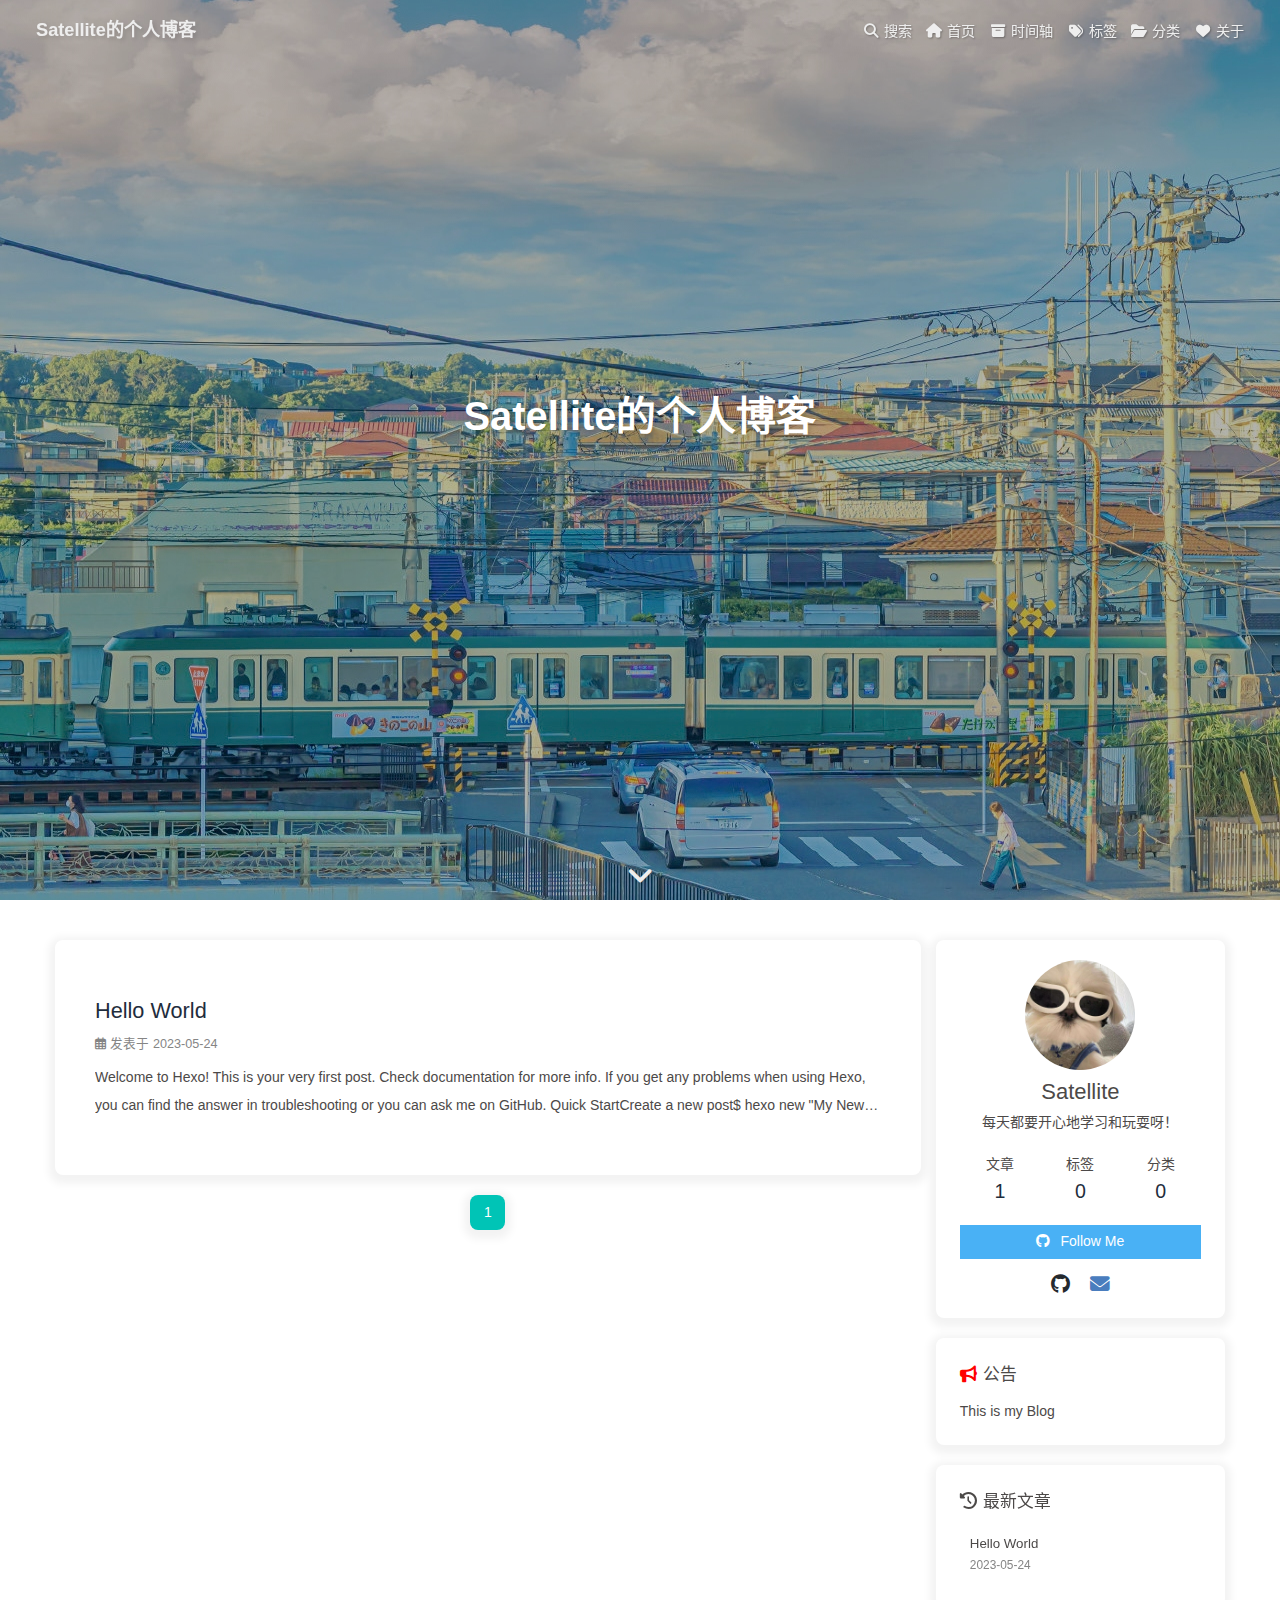
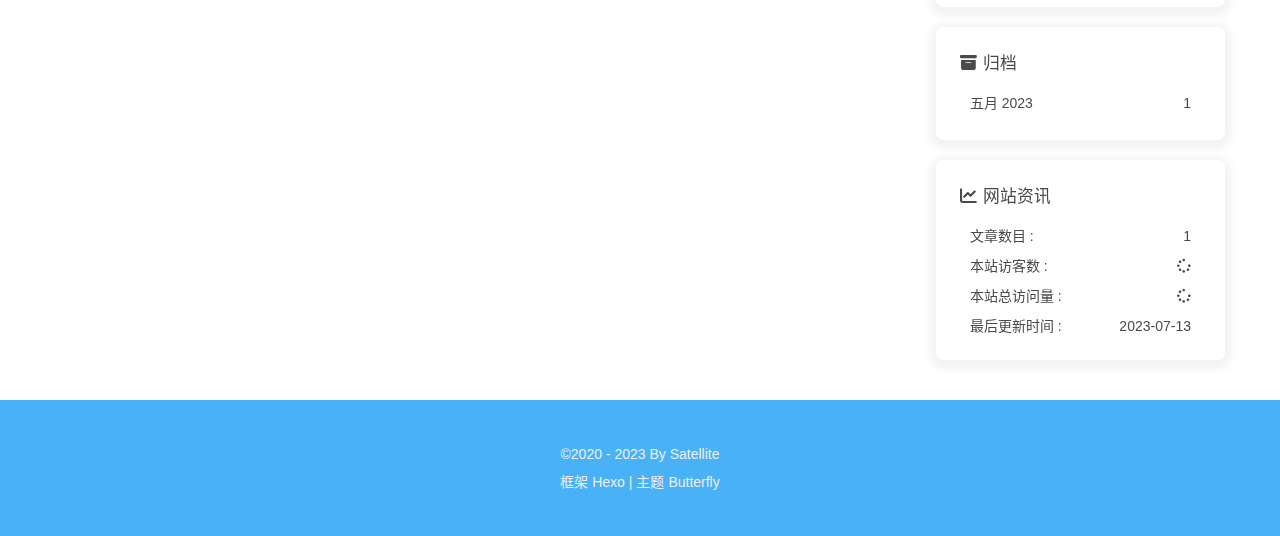
<file: index.html>
<!DOCTYPE html><html lang="zh-CN" data-theme="light"><head><meta charset="UTF-8"><meta http-equiv="X-UA-Compatible" content="IE=edge"><meta name="viewport" content="width=device-width, initial-scale=1.0,viewport-fit=cover"><title>Satellite的个人博客</title><meta name="author" content="Satellite"><meta name="copyright" content="Satellite"><meta name="format-detection" content="telephone=no"><meta name="theme-color" content="#ffffff"><meta name="description" content="每天都要开心地学习和玩耍呀！">
<meta property="og:type" content="website">
<meta property="og:title" content="Satellite的个人博客">
<meta property="og:url" content="http://example.com/index.html">
<meta property="og:site_name" content="Satellite的个人博客">
<meta property="og:description" content="每天都要开心地学习和玩耍呀！">
<meta property="og:locale" content="zh_CN">
<meta property="og:image" content="http://example.com/img/avatar.png">
<meta property="article:author" content="Satellite">
<meta name="twitter:card" content="summary">
<meta name="twitter:image" content="http://example.com/img/avatar.png"><link rel="shortcut icon" href="/img/favicon.png"><link rel="canonical" href="http://example.com/index.html"><link rel="preconnect" href="//cdn.jsdelivr.net"/><link rel="preconnect" href="//busuanzi.ibruce.info"/><link rel="stylesheet" href="/css/index.css"><link rel="stylesheet" href="/pluginsSrc/@fortawesome/fontawesome-free/css/all.min.css" media="print" onload="this.media='all'"><link rel="stylesheet" href="/pluginsSrc/@fancyapps/ui/dist/fancybox/fancybox.css" media="print" onload="this.media='all'"><script>const GLOBAL_CONFIG = {
  root: '/',
  algolia: undefined,
  localSearch: {"path":"/search.xml","preload":false,"top_n_per_article":1,"unescape":false,"languages":{"hits_empty":"找不到您查询的内容：${query}","hits_stats":"共找到 ${hits} 篇文章"}},
  translate: undefined,
  noticeOutdate: undefined,
  highlight: {"plugin":"highlighjs","highlightCopy":true,"highlightLang":true,"highlightHeightLimit":false},
  copy: {
    success: '复制成功',
    error: '复制错误',
    noSupport: '浏览器不支持'
  },
  relativeDate: {
    homepage: false,
    post: false
  },
  runtime: '',
  dateSuffix: {
    just: '刚刚',
    min: '分钟前',
    hour: '小时前',
    day: '天前',
    month: '个月前'
  },
  copyright: undefined,
  lightbox: 'fancybox',
  Snackbar: undefined,
  source: {
    justifiedGallery: {
      js: '/pluginsSrc/flickr-justified-gallery/dist/fjGallery.min.js',
      css: '/pluginsSrc/flickr-justified-gallery/dist/fjGallery.css'
    }
  },
  isPhotoFigcaption: false,
  islazyload: false,
  isAnchor: false,
  percent: {
    toc: true,
    rightside: false,
  },
  autoDarkmode: false
}</script><script id="config-diff">var GLOBAL_CONFIG_SITE = {
  title: 'Satellite的个人博客',
  isPost: false,
  isHome: true,
  isHighlightShrink: false,
  isToc: false,
  postUpdate: '2023-07-13 23:59:43'
}</script><noscript><style type="text/css">
  #nav {
    opacity: 1
  }
  .justified-gallery img {
    opacity: 1
  }

  #recent-posts time,
  #post-meta time {
    display: inline !important
  }
</style></noscript><script>(win=>{
    win.saveToLocal = {
      set: function setWithExpiry(key, value, ttl) {
        if (ttl === 0) return
        const now = new Date()
        const expiryDay = ttl * 86400000
        const item = {
          value: value,
          expiry: now.getTime() + expiryDay,
        }
        localStorage.setItem(key, JSON.stringify(item))
      },

      get: function getWithExpiry(key) {
        const itemStr = localStorage.getItem(key)

        if (!itemStr) {
          return undefined
        }
        const item = JSON.parse(itemStr)
        const now = new Date()

        if (now.getTime() > item.expiry) {
          localStorage.removeItem(key)
          return undefined
        }
        return item.value
      }
    }
  
    win.getScript = url => new Promise((resolve, reject) => {
      const script = document.createElement('script')
      script.src = url
      script.async = true
      script.onerror = reject
      script.onload = script.onreadystatechange = function() {
        const loadState = this.readyState
        if (loadState && loadState !== 'loaded' && loadState !== 'complete') return
        script.onload = script.onreadystatechange = null
        resolve()
      }
      document.head.appendChild(script)
    })
  
    win.getCSS = (url,id = false) => new Promise((resolve, reject) => {
      const link = document.createElement('link')
      link.rel = 'stylesheet'
      link.href = url
      if (id) link.id = id
      link.onerror = reject
      link.onload = link.onreadystatechange = function() {
        const loadState = this.readyState
        if (loadState && loadState !== 'loaded' && loadState !== 'complete') return
        link.onload = link.onreadystatechange = null
        resolve()
      }
      document.head.appendChild(link)
    })
  
      win.activateDarkMode = function () {
        document.documentElement.setAttribute('data-theme', 'dark')
        if (document.querySelector('meta[name="theme-color"]') !== null) {
          document.querySelector('meta[name="theme-color"]').setAttribute('content', '#0d0d0d')
        }
      }
      win.activateLightMode = function () {
        document.documentElement.setAttribute('data-theme', 'light')
        if (document.querySelector('meta[name="theme-color"]') !== null) {
          document.querySelector('meta[name="theme-color"]').setAttribute('content', '#ffffff')
        }
      }
      const t = saveToLocal.get('theme')
    
          if (t === 'dark') activateDarkMode()
          else if (t === 'light') activateLightMode()
        
      const asideStatus = saveToLocal.get('aside-status')
      if (asideStatus !== undefined) {
        if (asideStatus === 'hide') {
          document.documentElement.classList.add('hide-aside')
        } else {
          document.documentElement.classList.remove('hide-aside')
        }
      }
    
    const detectApple = () => {
      if(/iPad|iPhone|iPod|Macintosh/.test(navigator.userAgent)){
        document.documentElement.classList.add('apple')
      }
    }
    detectApple()
    })(window)</script><meta name="generator" content="Hexo 6.3.0"></head><body><div id="sidebar"><div id="menu-mask"></div><div id="sidebar-menus"><div class="avatar-img is-center"><img src="/img/avatar.png" onerror="onerror=null;src='/img/friend_404.gif'" alt="avatar"/></div><div class="sidebar-site-data site-data is-center"><a href="/archives/"><div class="headline">文章</div><div class="length-num">1</div></a><a href="/tags/"><div class="headline">标签</div><div class="length-num">0</div></a><a href="/categories/"><div class="headline">分类</div><div class="length-num">0</div></a></div><hr class="custom-hr"/><div class="menus_items"><div class="menus_item"><a class="site-page" href="/"><i class="fa-fw fas fa-home"></i><span> 首页</span></a></div><div class="menus_item"><a class="site-page" href="/archives/"><i class="fa-fw fas fa-archive"></i><span> 时间轴</span></a></div><div class="menus_item"><a class="site-page" href="/tags/"><i class="fa-fw fas fa-tags"></i><span> 标签</span></a></div><div class="menus_item"><a class="site-page" href="/categories/"><i class="fa-fw fas fa-folder-open"></i><span> 分类</span></a></div><div class="menus_item"><a class="site-page" href="/about/"><i class="fa-fw fas fa-heart"></i><span> 关于</span></a></div></div></div></div><div class="page" id="body-wrap"><header class="full_page" id="page-header" style="background-image: url('/img/top_img.jpg')"><nav id="nav"><span id="blog-info"><a href="/" title="Satellite的个人博客"><span class="site-name">Satellite的个人博客</span></a></span><div id="menus"><div id="search-button"><a class="site-page social-icon search" href="javascript:void(0);"><i class="fas fa-search fa-fw"></i><span> 搜索</span></a></div><div class="menus_items"><div class="menus_item"><a class="site-page" href="/"><i class="fa-fw fas fa-home"></i><span> 首页</span></a></div><div class="menus_item"><a class="site-page" href="/archives/"><i class="fa-fw fas fa-archive"></i><span> 时间轴</span></a></div><div class="menus_item"><a class="site-page" href="/tags/"><i class="fa-fw fas fa-tags"></i><span> 标签</span></a></div><div class="menus_item"><a class="site-page" href="/categories/"><i class="fa-fw fas fa-folder-open"></i><span> 分类</span></a></div><div class="menus_item"><a class="site-page" href="/about/"><i class="fa-fw fas fa-heart"></i><span> 关于</span></a></div></div><div id="toggle-menu"><a class="site-page" href="javascript:void(0);"><i class="fas fa-bars fa-fw"></i></a></div></div></nav><div id="site-info"><h1 id="site-title">Satellite的个人博客</h1><div id="site_social_icons"><a class="social-icon" href="https://github.com/XIAOKAF" target="_blank" title="Github"><i class="fab fa-github" style="color: #24292e;"></i></a><a class="social-icon" href="mailto:satellitelee021231@gmail.com" target="_blank" title="Email"><i class="fas fa-envelope" style="color: #4a7dbe;"></i></a></div></div><div id="scroll-down"><i class="fas fa-angle-down scroll-down-effects"></i></div></header><main class="layout" id="content-inner"><div class="recent-posts" id="recent-posts"><div class="recent-post-item"><div class="recent-post-info no-cover"><a class="article-title" href="/2023/05/24/hello-world/" title="Hello World">Hello World</a><div class="article-meta-wrap"><span class="post-meta-date"><i class="far fa-calendar-alt"></i><span class="article-meta-label">发表于</span><time datetime="2023-05-24T13:47:46.010Z" title="发表于 2023-05-24 21:47:46">2023-05-24</time></span></div><div class="content">Welcome to Hexo! This is your very first post. Check documentation for more info. If you get any problems when using Hexo, you can find the answer in troubleshooting or you can ask me on GitHub.
Quick StartCreate a new post$ hexo new &quot;My New Post&quot;

More info: Writing
Run server$ hexo server

More info: Server
Generate static files$ hexo generate

More info: Generating
Deploy to remote sites$ hexo deploy

More info: Deployment
</div></div></div><nav id="pagination"><div class="pagination"><span class="page-number current">1</span></div></nav></div><div class="aside-content" id="aside-content"><div class="card-widget card-info"><div class="is-center"><div class="avatar-img"><img src="/img/avatar.png" onerror="this.onerror=null;this.src='/img/friend_404.gif'" alt="avatar"/></div><div class="author-info__name">Satellite</div><div class="author-info__description">每天都要开心地学习和玩耍呀！</div></div><div class="card-info-data site-data is-center"><a href="/archives/"><div class="headline">文章</div><div class="length-num">1</div></a><a href="/tags/"><div class="headline">标签</div><div class="length-num">0</div></a><a href="/categories/"><div class="headline">分类</div><div class="length-num">0</div></a></div><a id="card-info-btn" target="_blank" rel="noopener" href="https://github.com/xxxxxx"><i class="fab fa-github"></i><span>Follow Me</span></a><div class="card-info-social-icons is-center"><a class="social-icon" href="https://github.com/XIAOKAF" target="_blank" title="Github"><i class="fab fa-github" style="color: #24292e;"></i></a><a class="social-icon" href="mailto:satellitelee021231@gmail.com" target="_blank" title="Email"><i class="fas fa-envelope" style="color: #4a7dbe;"></i></a></div></div><div class="card-widget card-announcement"><div class="item-headline"><i class="fas fa-bullhorn fa-shake"></i><span>公告</span></div><div class="announcement_content">This is my Blog</div></div><div class="sticky_layout"><div class="card-widget card-recent-post"><div class="item-headline"><i class="fas fa-history"></i><span>最新文章</span></div><div class="aside-list"><div class="aside-list-item no-cover"><div class="content"><a class="title" href="/2023/05/24/hello-world/" title="Hello World">Hello World</a><time datetime="2023-05-24T13:47:46.010Z" title="发表于 2023-05-24 21:47:46">2023-05-24</time></div></div></div></div><div class="card-widget card-archives"><div class="item-headline"><i class="fas fa-archive"></i><span>归档</span></div><ul class="card-archive-list"><li class="card-archive-list-item"><a class="card-archive-list-link" href="/archives/2023/05/"><span class="card-archive-list-date">五月 2023</span><span class="card-archive-list-count">1</span></a></li></ul></div><div class="card-widget card-webinfo"><div class="item-headline"><i class="fas fa-chart-line"></i><span>网站资讯</span></div><div class="webinfo"><div class="webinfo-item"><div class="item-name">文章数目 :</div><div class="item-count">1</div></div><div class="webinfo-item"><div class="item-name">本站访客数 :</div><div class="item-count" id="busuanzi_value_site_uv"><i class="fa-solid fa-spinner fa-spin"></i></div></div><div class="webinfo-item"><div class="item-name">本站总访问量 :</div><div class="item-count" id="busuanzi_value_site_pv"><i class="fa-solid fa-spinner fa-spin"></i></div></div><div class="webinfo-item"><div class="item-name">最后更新时间 :</div><div class="item-count" id="last-push-date" data-lastPushDate="2023-07-13T15:59:43.239Z"><i class="fa-solid fa-spinner fa-spin"></i></div></div></div></div></div></div></main><footer id="footer"><div id="footer-wrap"><div class="copyright">&copy;2020 - 2023 By Satellite</div><div class="framework-info"><span>框架 </span><a target="_blank" rel="noopener" href="https://hexo.io">Hexo</a><span class="footer-separator">|</span><span>主题 </span><a target="_blank" rel="noopener" href="https://github.com/jerryc127/hexo-theme-butterfly">Butterfly</a></div></div></footer></div><div id="rightside"><div id="rightside-config-hide"><button id="darkmode" type="button" title="浅色和深色模式转换"><i class="fas fa-adjust"></i></button><button id="hide-aside-btn" type="button" title="单栏和双栏切换"><i class="fas fa-arrows-alt-h"></i></button></div><div id="rightside-config-show"><button id="rightside_config" type="button" title="设置"><i class="fas fa-cog fa-spin"></i></button><button id="go-up" type="button" title="回到顶部"><span class="scroll-percent"></span><i class="fas fa-arrow-up"></i></button></div></div><div><script src="/js/utils.js"></script><script src="/js/main.js"></script><script src="/pluginsSrc/@fancyapps/ui/dist/fancybox/fancybox.umd.js"></script><div class="js-pjax"></div><script async data-pjax src="//busuanzi.ibruce.info/busuanzi/2.3/busuanzi.pure.mini.js"></script><div id="local-search"><div class="search-dialog"><nav class="search-nav"><span class="search-dialog-title">搜索</span><span id="loading-status"></span><button class="search-close-button"><i class="fas fa-times"></i></button></nav><div class="is-center" id="loading-database"><i class="fas fa-spinner fa-pulse"></i><span>  数据库加载中</span></div><div class="search-wrap"><div id="local-search-input"><div class="local-search-box"><input class="local-search-box--input" placeholder="搜索文章" type="text"/></div></div><hr/><div class="no-result" id="local-search-results"></div><div id="local-search-stats-wrap"></div></div></div><div id="search-mask"></div><script src="/js/search/local-search.js"></script></div></div></body></html>
</file>
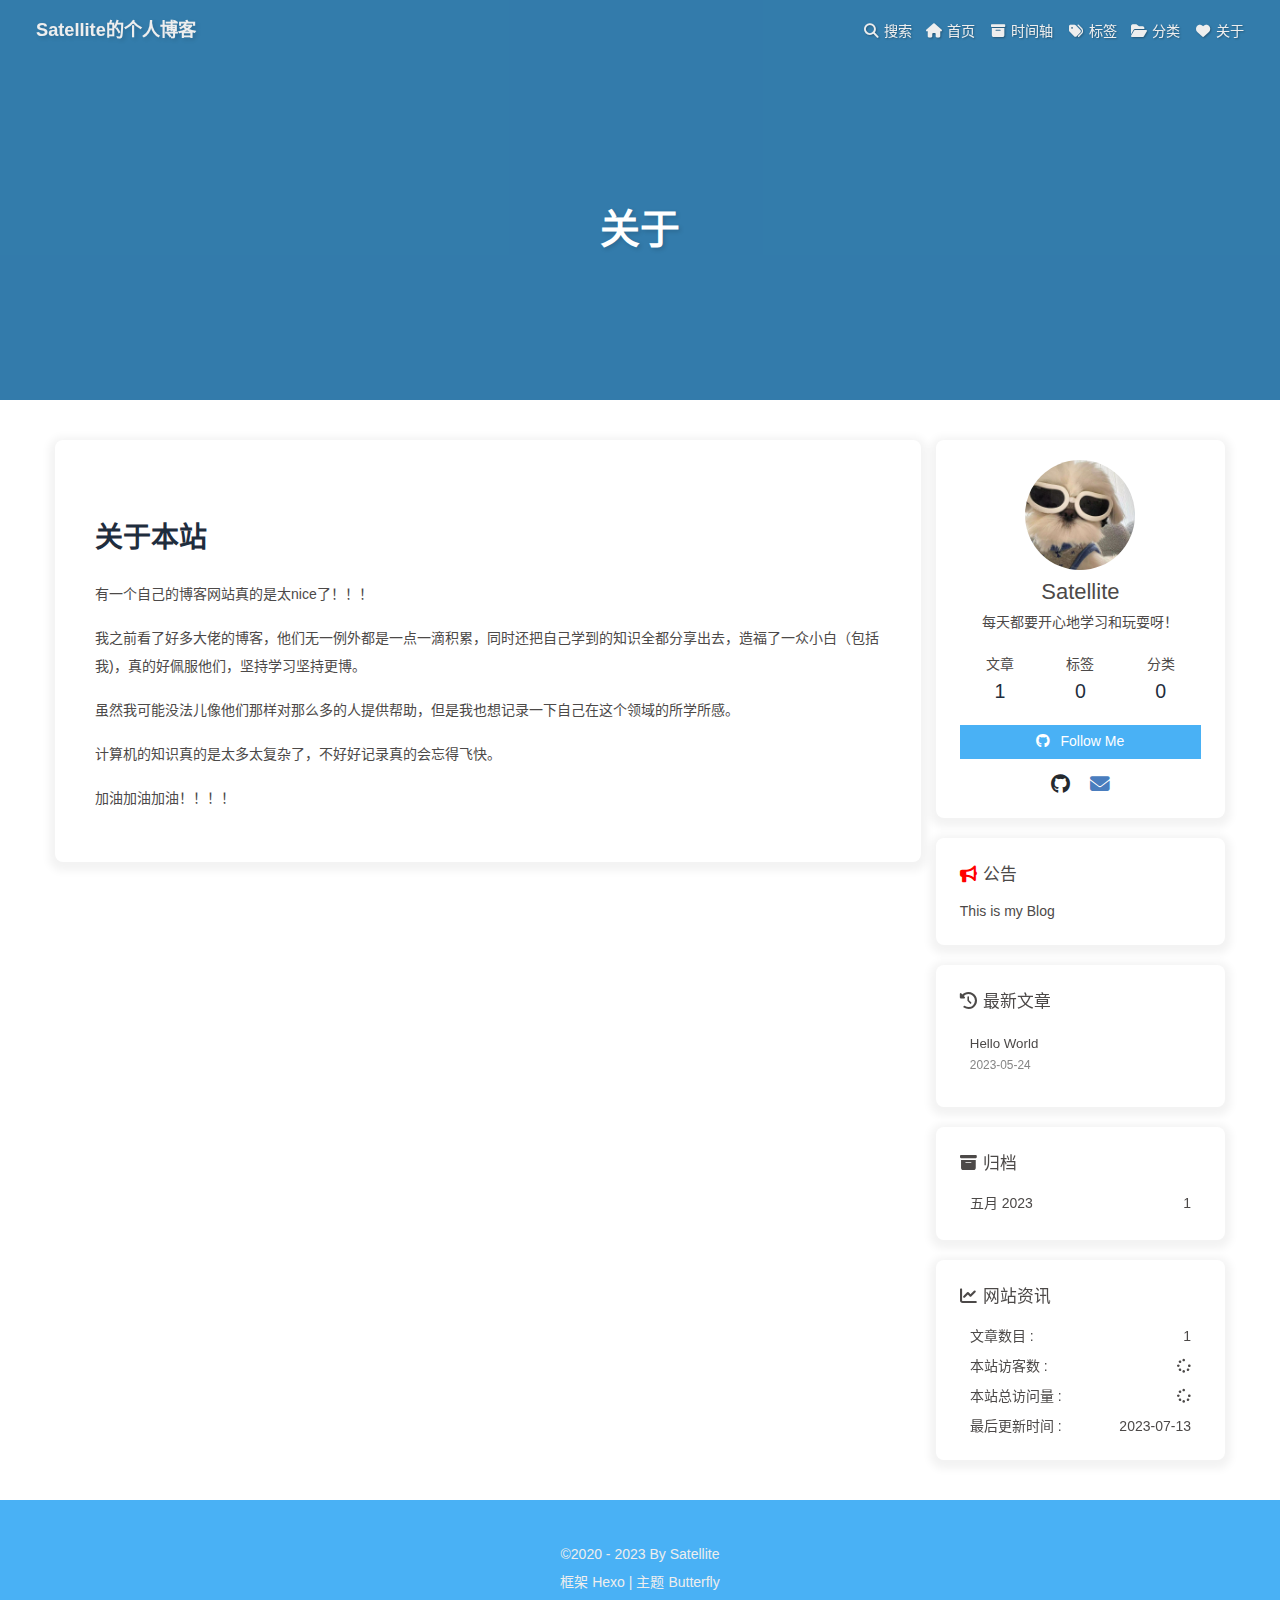
<file: about/index.html>
<!DOCTYPE html><html lang="zh-CN" data-theme="light"><head><meta charset="UTF-8"><meta http-equiv="X-UA-Compatible" content="IE=edge"><meta name="viewport" content="width=device-width, initial-scale=1.0,viewport-fit=cover"><title>关于 | Satellite的个人博客</title><meta name="author" content="Satellite"><meta name="copyright" content="Satellite"><meta name="format-detection" content="telephone=no"><meta name="theme-color" content="#ffffff"><meta name="description" content="关于本站有一个自己的博客网站真的是太nice了！！！ 我之前看了好多大佬的博客，他们无一例外都是一点一滴积累，同时还把自己学到的知识全都分享出去，造福了一众小白（包括我)，真的好佩服他们，坚持学习坚持更博。 虽然我可能没法儿像他们那样对那么多的人提供帮助，但是我也想记录一下自己在这个领域的所学所感。 计算机的知识真的是太多太复杂了，不好好记录真的会忘得飞快。 加油加油加油！！！！">
<meta property="og:type" content="website">
<meta property="og:title" content="关于">
<meta property="og:url" content="http://example.com/about/index.html">
<meta property="og:site_name" content="Satellite的个人博客">
<meta property="og:description" content="关于本站有一个自己的博客网站真的是太nice了！！！ 我之前看了好多大佬的博客，他们无一例外都是一点一滴积累，同时还把自己学到的知识全都分享出去，造福了一众小白（包括我)，真的好佩服他们，坚持学习坚持更博。 虽然我可能没法儿像他们那样对那么多的人提供帮助，但是我也想记录一下自己在这个领域的所学所感。 计算机的知识真的是太多太复杂了，不好好记录真的会忘得飞快。 加油加油加油！！！！">
<meta property="og:locale" content="zh_CN">
<meta property="og:image" content="http://example.com/img/avatar.png">
<meta property="article:published_time" content="2023-07-13T11:29:03.000Z">
<meta property="article:modified_time" content="2023-07-13T15:58:02.803Z">
<meta property="article:author" content="Satellite">
<meta name="twitter:card" content="summary">
<meta name="twitter:image" content="http://example.com/img/avatar.png"><link rel="shortcut icon" href="/img/favicon.png"><link rel="canonical" href="http://example.com/about/index.html"><link rel="preconnect" href="//cdn.jsdelivr.net"/><link rel="preconnect" href="//busuanzi.ibruce.info"/><link rel="stylesheet" href="/css/index.css"><link rel="stylesheet" href="/pluginsSrc/@fortawesome/fontawesome-free/css/all.min.css" media="print" onload="this.media='all'"><link rel="stylesheet" href="/pluginsSrc/@fancyapps/ui/dist/fancybox/fancybox.css" media="print" onload="this.media='all'"><script>const GLOBAL_CONFIG = {
  root: '/',
  algolia: undefined,
  localSearch: {"path":"/search.xml","preload":false,"top_n_per_article":1,"unescape":false,"languages":{"hits_empty":"找不到您查询的内容：${query}","hits_stats":"共找到 ${hits} 篇文章"}},
  translate: undefined,
  noticeOutdate: undefined,
  highlight: {"plugin":"highlighjs","highlightCopy":true,"highlightLang":true,"highlightHeightLimit":false},
  copy: {
    success: '复制成功',
    error: '复制错误',
    noSupport: '浏览器不支持'
  },
  relativeDate: {
    homepage: false,
    post: false
  },
  runtime: '',
  dateSuffix: {
    just: '刚刚',
    min: '分钟前',
    hour: '小时前',
    day: '天前',
    month: '个月前'
  },
  copyright: undefined,
  lightbox: 'fancybox',
  Snackbar: undefined,
  source: {
    justifiedGallery: {
      js: '/pluginsSrc/flickr-justified-gallery/dist/fjGallery.min.js',
      css: '/pluginsSrc/flickr-justified-gallery/dist/fjGallery.css'
    }
  },
  isPhotoFigcaption: false,
  islazyload: false,
  isAnchor: false,
  percent: {
    toc: true,
    rightside: false,
  },
  autoDarkmode: false
}</script><script id="config-diff">var GLOBAL_CONFIG_SITE = {
  title: '关于',
  isPost: false,
  isHome: false,
  isHighlightShrink: false,
  isToc: false,
  postUpdate: '2023-07-13 23:58:02'
}</script><noscript><style type="text/css">
  #nav {
    opacity: 1
  }
  .justified-gallery img {
    opacity: 1
  }

  #recent-posts time,
  #post-meta time {
    display: inline !important
  }
</style></noscript><script>(win=>{
    win.saveToLocal = {
      set: function setWithExpiry(key, value, ttl) {
        if (ttl === 0) return
        const now = new Date()
        const expiryDay = ttl * 86400000
        const item = {
          value: value,
          expiry: now.getTime() + expiryDay,
        }
        localStorage.setItem(key, JSON.stringify(item))
      },

      get: function getWithExpiry(key) {
        const itemStr = localStorage.getItem(key)

        if (!itemStr) {
          return undefined
        }
        const item = JSON.parse(itemStr)
        const now = new Date()

        if (now.getTime() > item.expiry) {
          localStorage.removeItem(key)
          return undefined
        }
        return item.value
      }
    }
  
    win.getScript = url => new Promise((resolve, reject) => {
      const script = document.createElement('script')
      script.src = url
      script.async = true
      script.onerror = reject
      script.onload = script.onreadystatechange = function() {
        const loadState = this.readyState
        if (loadState && loadState !== 'loaded' && loadState !== 'complete') return
        script.onload = script.onreadystatechange = null
        resolve()
      }
      document.head.appendChild(script)
    })
  
    win.getCSS = (url,id = false) => new Promise((resolve, reject) => {
      const link = document.createElement('link')
      link.rel = 'stylesheet'
      link.href = url
      if (id) link.id = id
      link.onerror = reject
      link.onload = link.onreadystatechange = function() {
        const loadState = this.readyState
        if (loadState && loadState !== 'loaded' && loadState !== 'complete') return
        link.onload = link.onreadystatechange = null
        resolve()
      }
      document.head.appendChild(link)
    })
  
      win.activateDarkMode = function () {
        document.documentElement.setAttribute('data-theme', 'dark')
        if (document.querySelector('meta[name="theme-color"]') !== null) {
          document.querySelector('meta[name="theme-color"]').setAttribute('content', '#0d0d0d')
        }
      }
      win.activateLightMode = function () {
        document.documentElement.setAttribute('data-theme', 'light')
        if (document.querySelector('meta[name="theme-color"]') !== null) {
          document.querySelector('meta[name="theme-color"]').setAttribute('content', '#ffffff')
        }
      }
      const t = saveToLocal.get('theme')
    
          if (t === 'dark') activateDarkMode()
          else if (t === 'light') activateLightMode()
        
      const asideStatus = saveToLocal.get('aside-status')
      if (asideStatus !== undefined) {
        if (asideStatus === 'hide') {
          document.documentElement.classList.add('hide-aside')
        } else {
          document.documentElement.classList.remove('hide-aside')
        }
      }
    
    const detectApple = () => {
      if(/iPad|iPhone|iPod|Macintosh/.test(navigator.userAgent)){
        document.documentElement.classList.add('apple')
      }
    }
    detectApple()
    })(window)</script><meta name="generator" content="Hexo 6.3.0"></head><body><div id="sidebar"><div id="menu-mask"></div><div id="sidebar-menus"><div class="avatar-img is-center"><img src="/img/avatar.png" onerror="onerror=null;src='/img/friend_404.gif'" alt="avatar"/></div><div class="sidebar-site-data site-data is-center"><a href="/archives/"><div class="headline">文章</div><div class="length-num">1</div></a><a href="/tags/"><div class="headline">标签</div><div class="length-num">0</div></a><a href="/categories/"><div class="headline">分类</div><div class="length-num">0</div></a></div><hr class="custom-hr"/><div class="menus_items"><div class="menus_item"><a class="site-page" href="/"><i class="fa-fw fas fa-home"></i><span> 首页</span></a></div><div class="menus_item"><a class="site-page" href="/archives/"><i class="fa-fw fas fa-archive"></i><span> 时间轴</span></a></div><div class="menus_item"><a class="site-page" href="/tags/"><i class="fa-fw fas fa-tags"></i><span> 标签</span></a></div><div class="menus_item"><a class="site-page" href="/categories/"><i class="fa-fw fas fa-folder-open"></i><span> 分类</span></a></div><div class="menus_item"><a class="site-page" href="/about/"><i class="fa-fw fas fa-heart"></i><span> 关于</span></a></div></div></div></div><div class="page" id="body-wrap"><header class="not-home-page" id="page-header" style="background: D:\Blog\themes\butterfly\source\img\top_img"><nav id="nav"><span id="blog-info"><a href="/" title="Satellite的个人博客"><span class="site-name">Satellite的个人博客</span></a></span><div id="menus"><div id="search-button"><a class="site-page social-icon search" href="javascript:void(0);"><i class="fas fa-search fa-fw"></i><span> 搜索</span></a></div><div class="menus_items"><div class="menus_item"><a class="site-page" href="/"><i class="fa-fw fas fa-home"></i><span> 首页</span></a></div><div class="menus_item"><a class="site-page" href="/archives/"><i class="fa-fw fas fa-archive"></i><span> 时间轴</span></a></div><div class="menus_item"><a class="site-page" href="/tags/"><i class="fa-fw fas fa-tags"></i><span> 标签</span></a></div><div class="menus_item"><a class="site-page" href="/categories/"><i class="fa-fw fas fa-folder-open"></i><span> 分类</span></a></div><div class="menus_item"><a class="site-page" href="/about/"><i class="fa-fw fas fa-heart"></i><span> 关于</span></a></div></div><div id="toggle-menu"><a class="site-page" href="javascript:void(0);"><i class="fas fa-bars fa-fw"></i></a></div></div></nav><div id="page-site-info"><h1 id="site-title">关于</h1></div></header><main class="layout" id="content-inner"><div id="page"><div id="article-container"><h1 id="关于本站"><a href="#关于本站" class="headerlink" title="关于本站"></a>关于本站</h1><p>有一个自己的博客网站真的是太nice了！！！</p>
<p>我之前看了好多大佬的博客，他们无一例外都是一点一滴积累，同时还把自己学到的知识全都分享出去，造福了一众小白（包括我)，真的好佩服他们，坚持学习坚持更博。</p>
<p>虽然我可能没法儿像他们那样对那么多的人提供帮助，但是我也想记录一下自己在这个领域的所学所感。</p>
<p>计算机的知识真的是太多太复杂了，不好好记录真的会忘得飞快。</p>
<p>加油加油加油！！！！</p>
</div></div><div class="aside-content" id="aside-content"><div class="card-widget card-info"><div class="is-center"><div class="avatar-img"><img src="/img/avatar.png" onerror="this.onerror=null;this.src='/img/friend_404.gif'" alt="avatar"/></div><div class="author-info__name">Satellite</div><div class="author-info__description">每天都要开心地学习和玩耍呀！</div></div><div class="card-info-data site-data is-center"><a href="/archives/"><div class="headline">文章</div><div class="length-num">1</div></a><a href="/tags/"><div class="headline">标签</div><div class="length-num">0</div></a><a href="/categories/"><div class="headline">分类</div><div class="length-num">0</div></a></div><a id="card-info-btn" target="_blank" rel="noopener" href="https://github.com/xxxxxx"><i class="fab fa-github"></i><span>Follow Me</span></a><div class="card-info-social-icons is-center"><a class="social-icon" href="https://github.com/XIAOKAF" target="_blank" title="Github"><i class="fab fa-github" style="color: #24292e;"></i></a><a class="social-icon" href="mailto:satellitelee021231@gmail.com" target="_blank" title="Email"><i class="fas fa-envelope" style="color: #4a7dbe;"></i></a></div></div><div class="card-widget card-announcement"><div class="item-headline"><i class="fas fa-bullhorn fa-shake"></i><span>公告</span></div><div class="announcement_content">This is my Blog</div></div><div class="sticky_layout"><div class="card-widget card-recent-post"><div class="item-headline"><i class="fas fa-history"></i><span>最新文章</span></div><div class="aside-list"><div class="aside-list-item no-cover"><div class="content"><a class="title" href="/2023/05/24/hello-world/" title="Hello World">Hello World</a><time datetime="2023-05-24T13:47:46.010Z" title="发表于 2023-05-24 21:47:46">2023-05-24</time></div></div></div></div><div class="card-widget card-archives"><div class="item-headline"><i class="fas fa-archive"></i><span>归档</span></div><ul class="card-archive-list"><li class="card-archive-list-item"><a class="card-archive-list-link" href="/archives/2023/05/"><span class="card-archive-list-date">五月 2023</span><span class="card-archive-list-count">1</span></a></li></ul></div><div class="card-widget card-webinfo"><div class="item-headline"><i class="fas fa-chart-line"></i><span>网站资讯</span></div><div class="webinfo"><div class="webinfo-item"><div class="item-name">文章数目 :</div><div class="item-count">1</div></div><div class="webinfo-item"><div class="item-name">本站访客数 :</div><div class="item-count" id="busuanzi_value_site_uv"><i class="fa-solid fa-spinner fa-spin"></i></div></div><div class="webinfo-item"><div class="item-name">本站总访问量 :</div><div class="item-count" id="busuanzi_value_site_pv"><i class="fa-solid fa-spinner fa-spin"></i></div></div><div class="webinfo-item"><div class="item-name">最后更新时间 :</div><div class="item-count" id="last-push-date" data-lastPushDate="2023-07-13T15:59:43.239Z"><i class="fa-solid fa-spinner fa-spin"></i></div></div></div></div></div></div></main><footer id="footer"><div id="footer-wrap"><div class="copyright">&copy;2020 - 2023 By Satellite</div><div class="framework-info"><span>框架 </span><a target="_blank" rel="noopener" href="https://hexo.io">Hexo</a><span class="footer-separator">|</span><span>主题 </span><a target="_blank" rel="noopener" href="https://github.com/jerryc127/hexo-theme-butterfly">Butterfly</a></div></div></footer></div><div id="rightside"><div id="rightside-config-hide"><button id="darkmode" type="button" title="浅色和深色模式转换"><i class="fas fa-adjust"></i></button><button id="hide-aside-btn" type="button" title="单栏和双栏切换"><i class="fas fa-arrows-alt-h"></i></button></div><div id="rightside-config-show"><button id="rightside_config" type="button" title="设置"><i class="fas fa-cog fa-spin"></i></button><button id="go-up" type="button" title="回到顶部"><span class="scroll-percent"></span><i class="fas fa-arrow-up"></i></button></div></div><div><script src="/js/utils.js"></script><script src="/js/main.js"></script><script src="/pluginsSrc/@fancyapps/ui/dist/fancybox/fancybox.umd.js"></script><div class="js-pjax"></div><script async data-pjax src="//busuanzi.ibruce.info/busuanzi/2.3/busuanzi.pure.mini.js"></script><div id="local-search"><div class="search-dialog"><nav class="search-nav"><span class="search-dialog-title">搜索</span><span id="loading-status"></span><button class="search-close-button"><i class="fas fa-times"></i></button></nav><div class="is-center" id="loading-database"><i class="fas fa-spinner fa-pulse"></i><span>  数据库加载中</span></div><div class="search-wrap"><div id="local-search-input"><div class="local-search-box"><input class="local-search-box--input" placeholder="搜索文章" type="text"/></div></div><hr/><div class="no-result" id="local-search-results"></div><div id="local-search-stats-wrap"></div></div></div><div id="search-mask"></div><script src="/js/search/local-search.js"></script></div></div></body></html>
</file>
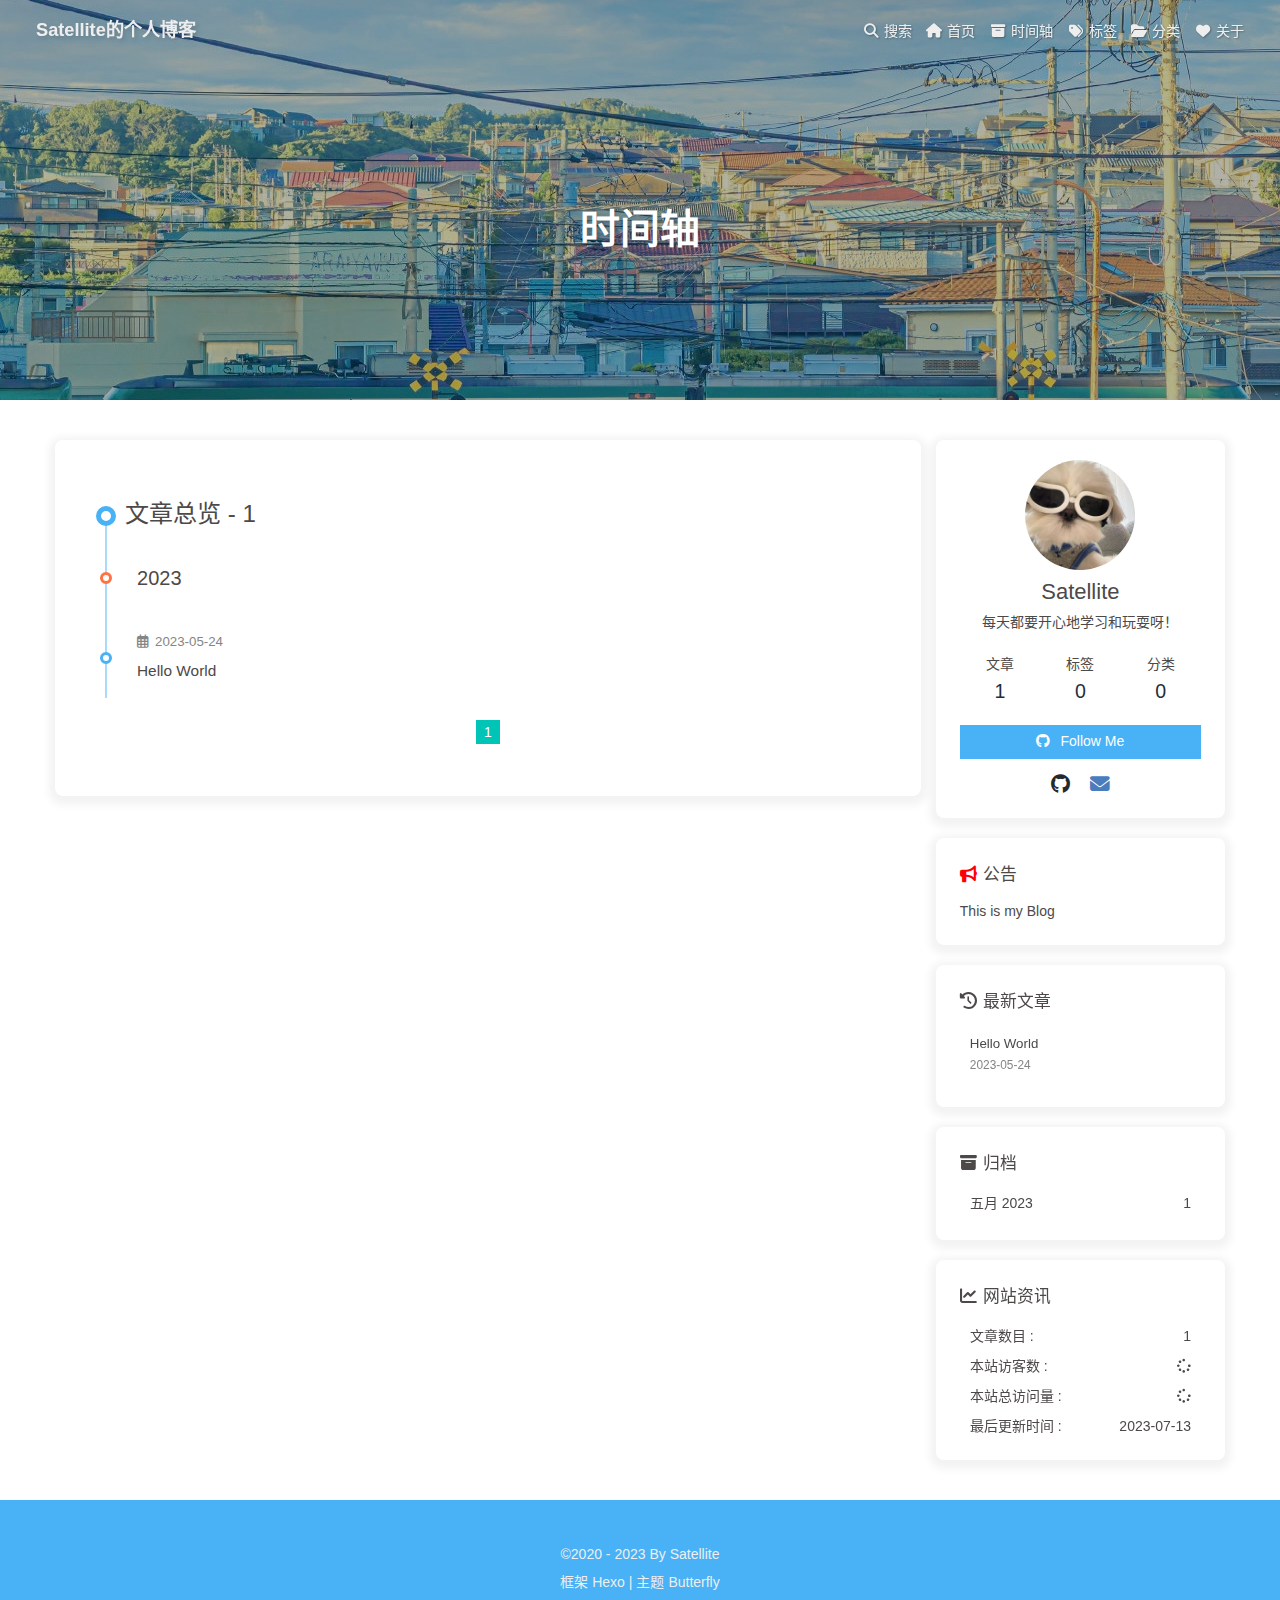
<file: archives/index.html>
<!DOCTYPE html><html lang="zh-CN" data-theme="light"><head><meta charset="UTF-8"><meta http-equiv="X-UA-Compatible" content="IE=edge"><meta name="viewport" content="width=device-width, initial-scale=1.0,viewport-fit=cover"><title>时间轴 | Satellite的个人博客</title><meta name="author" content="Satellite"><meta name="copyright" content="Satellite"><meta name="format-detection" content="telephone=no"><meta name="theme-color" content="#ffffff"><meta name="description" content="每天都要开心地学习和玩耍呀！">
<meta property="og:type" content="website">
<meta property="og:title" content="时间轴">
<meta property="og:url" content="http://example.com/archives/index.html">
<meta property="og:site_name" content="Satellite的个人博客">
<meta property="og:description" content="每天都要开心地学习和玩耍呀！">
<meta property="og:locale" content="zh_CN">
<meta property="og:image" content="http://example.com/img/avatar.png">
<meta property="article:author" content="Satellite">
<meta name="twitter:card" content="summary">
<meta name="twitter:image" content="http://example.com/img/avatar.png"><link rel="shortcut icon" href="/img/favicon.png"><link rel="canonical" href="http://example.com/archives/index.html"><link rel="preconnect" href="//cdn.jsdelivr.net"/><link rel="preconnect" href="//busuanzi.ibruce.info"/><link rel="stylesheet" href="/css/index.css"><link rel="stylesheet" href="/pluginsSrc/@fortawesome/fontawesome-free/css/all.min.css" media="print" onload="this.media='all'"><link rel="stylesheet" href="/pluginsSrc/@fancyapps/ui/dist/fancybox/fancybox.css" media="print" onload="this.media='all'"><script>const GLOBAL_CONFIG = {
  root: '/',
  algolia: undefined,
  localSearch: {"path":"/search.xml","preload":false,"top_n_per_article":1,"unescape":false,"languages":{"hits_empty":"找不到您查询的内容：${query}","hits_stats":"共找到 ${hits} 篇文章"}},
  translate: undefined,
  noticeOutdate: undefined,
  highlight: {"plugin":"highlighjs","highlightCopy":true,"highlightLang":true,"highlightHeightLimit":false},
  copy: {
    success: '复制成功',
    error: '复制错误',
    noSupport: '浏览器不支持'
  },
  relativeDate: {
    homepage: false,
    post: false
  },
  runtime: '',
  dateSuffix: {
    just: '刚刚',
    min: '分钟前',
    hour: '小时前',
    day: '天前',
    month: '个月前'
  },
  copyright: undefined,
  lightbox: 'fancybox',
  Snackbar: undefined,
  source: {
    justifiedGallery: {
      js: '/pluginsSrc/flickr-justified-gallery/dist/fjGallery.min.js',
      css: '/pluginsSrc/flickr-justified-gallery/dist/fjGallery.css'
    }
  },
  isPhotoFigcaption: false,
  islazyload: false,
  isAnchor: false,
  percent: {
    toc: true,
    rightside: false,
  },
  autoDarkmode: false
}</script><script id="config-diff">var GLOBAL_CONFIG_SITE = {
  title: '时间轴',
  isPost: false,
  isHome: false,
  isHighlightShrink: false,
  isToc: false,
  postUpdate: '2023-07-13 23:59:43'
}</script><noscript><style type="text/css">
  #nav {
    opacity: 1
  }
  .justified-gallery img {
    opacity: 1
  }

  #recent-posts time,
  #post-meta time {
    display: inline !important
  }
</style></noscript><script>(win=>{
    win.saveToLocal = {
      set: function setWithExpiry(key, value, ttl) {
        if (ttl === 0) return
        const now = new Date()
        const expiryDay = ttl * 86400000
        const item = {
          value: value,
          expiry: now.getTime() + expiryDay,
        }
        localStorage.setItem(key, JSON.stringify(item))
      },

      get: function getWithExpiry(key) {
        const itemStr = localStorage.getItem(key)

        if (!itemStr) {
          return undefined
        }
        const item = JSON.parse(itemStr)
        const now = new Date()

        if (now.getTime() > item.expiry) {
          localStorage.removeItem(key)
          return undefined
        }
        return item.value
      }
    }
  
    win.getScript = url => new Promise((resolve, reject) => {
      const script = document.createElement('script')
      script.src = url
      script.async = true
      script.onerror = reject
      script.onload = script.onreadystatechange = function() {
        const loadState = this.readyState
        if (loadState && loadState !== 'loaded' && loadState !== 'complete') return
        script.onload = script.onreadystatechange = null
        resolve()
      }
      document.head.appendChild(script)
    })
  
    win.getCSS = (url,id = false) => new Promise((resolve, reject) => {
      const link = document.createElement('link')
      link.rel = 'stylesheet'
      link.href = url
      if (id) link.id = id
      link.onerror = reject
      link.onload = link.onreadystatechange = function() {
        const loadState = this.readyState
        if (loadState && loadState !== 'loaded' && loadState !== 'complete') return
        link.onload = link.onreadystatechange = null
        resolve()
      }
      document.head.appendChild(link)
    })
  
      win.activateDarkMode = function () {
        document.documentElement.setAttribute('data-theme', 'dark')
        if (document.querySelector('meta[name="theme-color"]') !== null) {
          document.querySelector('meta[name="theme-color"]').setAttribute('content', '#0d0d0d')
        }
      }
      win.activateLightMode = function () {
        document.documentElement.setAttribute('data-theme', 'light')
        if (document.querySelector('meta[name="theme-color"]') !== null) {
          document.querySelector('meta[name="theme-color"]').setAttribute('content', '#ffffff')
        }
      }
      const t = saveToLocal.get('theme')
    
          if (t === 'dark') activateDarkMode()
          else if (t === 'light') activateLightMode()
        
      const asideStatus = saveToLocal.get('aside-status')
      if (asideStatus !== undefined) {
        if (asideStatus === 'hide') {
          document.documentElement.classList.add('hide-aside')
        } else {
          document.documentElement.classList.remove('hide-aside')
        }
      }
    
    const detectApple = () => {
      if(/iPad|iPhone|iPod|Macintosh/.test(navigator.userAgent)){
        document.documentElement.classList.add('apple')
      }
    }
    detectApple()
    })(window)</script><meta name="generator" content="Hexo 6.3.0"></head><body><div id="sidebar"><div id="menu-mask"></div><div id="sidebar-menus"><div class="avatar-img is-center"><img src="/img/avatar.png" onerror="onerror=null;src='/img/friend_404.gif'" alt="avatar"/></div><div class="sidebar-site-data site-data is-center"><a href="/archives/"><div class="headline">文章</div><div class="length-num">1</div></a><a href="/tags/"><div class="headline">标签</div><div class="length-num">0</div></a><a href="/categories/"><div class="headline">分类</div><div class="length-num">0</div></a></div><hr class="custom-hr"/><div class="menus_items"><div class="menus_item"><a class="site-page" href="/"><i class="fa-fw fas fa-home"></i><span> 首页</span></a></div><div class="menus_item"><a class="site-page" href="/archives/"><i class="fa-fw fas fa-archive"></i><span> 时间轴</span></a></div><div class="menus_item"><a class="site-page" href="/tags/"><i class="fa-fw fas fa-tags"></i><span> 标签</span></a></div><div class="menus_item"><a class="site-page" href="/categories/"><i class="fa-fw fas fa-folder-open"></i><span> 分类</span></a></div><div class="menus_item"><a class="site-page" href="/about/"><i class="fa-fw fas fa-heart"></i><span> 关于</span></a></div></div></div></div><div class="page" id="body-wrap"><header class="not-home-page" id="page-header" style="background-image: url('/img/top_img.jpg')"><nav id="nav"><span id="blog-info"><a href="/" title="Satellite的个人博客"><span class="site-name">Satellite的个人博客</span></a></span><div id="menus"><div id="search-button"><a class="site-page social-icon search" href="javascript:void(0);"><i class="fas fa-search fa-fw"></i><span> 搜索</span></a></div><div class="menus_items"><div class="menus_item"><a class="site-page" href="/"><i class="fa-fw fas fa-home"></i><span> 首页</span></a></div><div class="menus_item"><a class="site-page" href="/archives/"><i class="fa-fw fas fa-archive"></i><span> 时间轴</span></a></div><div class="menus_item"><a class="site-page" href="/tags/"><i class="fa-fw fas fa-tags"></i><span> 标签</span></a></div><div class="menus_item"><a class="site-page" href="/categories/"><i class="fa-fw fas fa-folder-open"></i><span> 分类</span></a></div><div class="menus_item"><a class="site-page" href="/about/"><i class="fa-fw fas fa-heart"></i><span> 关于</span></a></div></div><div id="toggle-menu"><a class="site-page" href="javascript:void(0);"><i class="fas fa-bars fa-fw"></i></a></div></div></nav><div id="page-site-info"><h1 id="site-title">时间轴</h1></div></header><main class="layout" id="content-inner"><div id="archive"><div class="article-sort-title">文章总览 - 1</div><div class="article-sort"><div class="article-sort-item year">2023</div><div class="article-sort-item no-article-cover"><div class="article-sort-item-info"><div class="article-sort-item-time"><i class="far fa-calendar-alt"></i><time class="post-meta-date-created" datetime="2023-05-24T13:47:46.010Z" title="发表于 2023-05-24 21:47:46">2023-05-24</time></div><a class="article-sort-item-title" href="/2023/05/24/hello-world/" title="Hello World">Hello World</a></div></div></div><nav id="pagination"><div class="pagination"><span class="page-number current">1</span></div></nav></div><div class="aside-content" id="aside-content"><div class="card-widget card-info"><div class="is-center"><div class="avatar-img"><img src="/img/avatar.png" onerror="this.onerror=null;this.src='/img/friend_404.gif'" alt="avatar"/></div><div class="author-info__name">Satellite</div><div class="author-info__description">每天都要开心地学习和玩耍呀！</div></div><div class="card-info-data site-data is-center"><a href="/archives/"><div class="headline">文章</div><div class="length-num">1</div></a><a href="/tags/"><div class="headline">标签</div><div class="length-num">0</div></a><a href="/categories/"><div class="headline">分类</div><div class="length-num">0</div></a></div><a id="card-info-btn" target="_blank" rel="noopener" href="https://github.com/xxxxxx"><i class="fab fa-github"></i><span>Follow Me</span></a><div class="card-info-social-icons is-center"><a class="social-icon" href="https://github.com/XIAOKAF" target="_blank" title="Github"><i class="fab fa-github" style="color: #24292e;"></i></a><a class="social-icon" href="mailto:satellitelee021231@gmail.com" target="_blank" title="Email"><i class="fas fa-envelope" style="color: #4a7dbe;"></i></a></div></div><div class="card-widget card-announcement"><div class="item-headline"><i class="fas fa-bullhorn fa-shake"></i><span>公告</span></div><div class="announcement_content">This is my Blog</div></div><div class="sticky_layout"><div class="card-widget card-recent-post"><div class="item-headline"><i class="fas fa-history"></i><span>最新文章</span></div><div class="aside-list"><div class="aside-list-item no-cover"><div class="content"><a class="title" href="/2023/05/24/hello-world/" title="Hello World">Hello World</a><time datetime="2023-05-24T13:47:46.010Z" title="发表于 2023-05-24 21:47:46">2023-05-24</time></div></div></div></div><div class="card-widget card-archives"><div class="item-headline"><i class="fas fa-archive"></i><span>归档</span></div><ul class="card-archive-list"><li class="card-archive-list-item"><a class="card-archive-list-link" href="/archives/2023/05/"><span class="card-archive-list-date">五月 2023</span><span class="card-archive-list-count">1</span></a></li></ul></div><div class="card-widget card-webinfo"><div class="item-headline"><i class="fas fa-chart-line"></i><span>网站资讯</span></div><div class="webinfo"><div class="webinfo-item"><div class="item-name">文章数目 :</div><div class="item-count">1</div></div><div class="webinfo-item"><div class="item-name">本站访客数 :</div><div class="item-count" id="busuanzi_value_site_uv"><i class="fa-solid fa-spinner fa-spin"></i></div></div><div class="webinfo-item"><div class="item-name">本站总访问量 :</div><div class="item-count" id="busuanzi_value_site_pv"><i class="fa-solid fa-spinner fa-spin"></i></div></div><div class="webinfo-item"><div class="item-name">最后更新时间 :</div><div class="item-count" id="last-push-date" data-lastPushDate="2023-07-13T15:59:43.239Z"><i class="fa-solid fa-spinner fa-spin"></i></div></div></div></div></div></div></main><footer id="footer"><div id="footer-wrap"><div class="copyright">&copy;2020 - 2023 By Satellite</div><div class="framework-info"><span>框架 </span><a target="_blank" rel="noopener" href="https://hexo.io">Hexo</a><span class="footer-separator">|</span><span>主题 </span><a target="_blank" rel="noopener" href="https://github.com/jerryc127/hexo-theme-butterfly">Butterfly</a></div></div></footer></div><div id="rightside"><div id="rightside-config-hide"><button id="darkmode" type="button" title="浅色和深色模式转换"><i class="fas fa-adjust"></i></button><button id="hide-aside-btn" type="button" title="单栏和双栏切换"><i class="fas fa-arrows-alt-h"></i></button></div><div id="rightside-config-show"><button id="rightside_config" type="button" title="设置"><i class="fas fa-cog fa-spin"></i></button><button id="go-up" type="button" title="回到顶部"><span class="scroll-percent"></span><i class="fas fa-arrow-up"></i></button></div></div><div><script src="/js/utils.js"></script><script src="/js/main.js"></script><script src="/pluginsSrc/@fancyapps/ui/dist/fancybox/fancybox.umd.js"></script><div class="js-pjax"></div><script async data-pjax src="//busuanzi.ibruce.info/busuanzi/2.3/busuanzi.pure.mini.js"></script><div id="local-search"><div class="search-dialog"><nav class="search-nav"><span class="search-dialog-title">搜索</span><span id="loading-status"></span><button class="search-close-button"><i class="fas fa-times"></i></button></nav><div class="is-center" id="loading-database"><i class="fas fa-spinner fa-pulse"></i><span>  数据库加载中</span></div><div class="search-wrap"><div id="local-search-input"><div class="local-search-box"><input class="local-search-box--input" placeholder="搜索文章" type="text"/></div></div><hr/><div class="no-result" id="local-search-results"></div><div id="local-search-stats-wrap"></div></div></div><div id="search-mask"></div><script src="/js/search/local-search.js"></script></div></div></body></html>
</file>
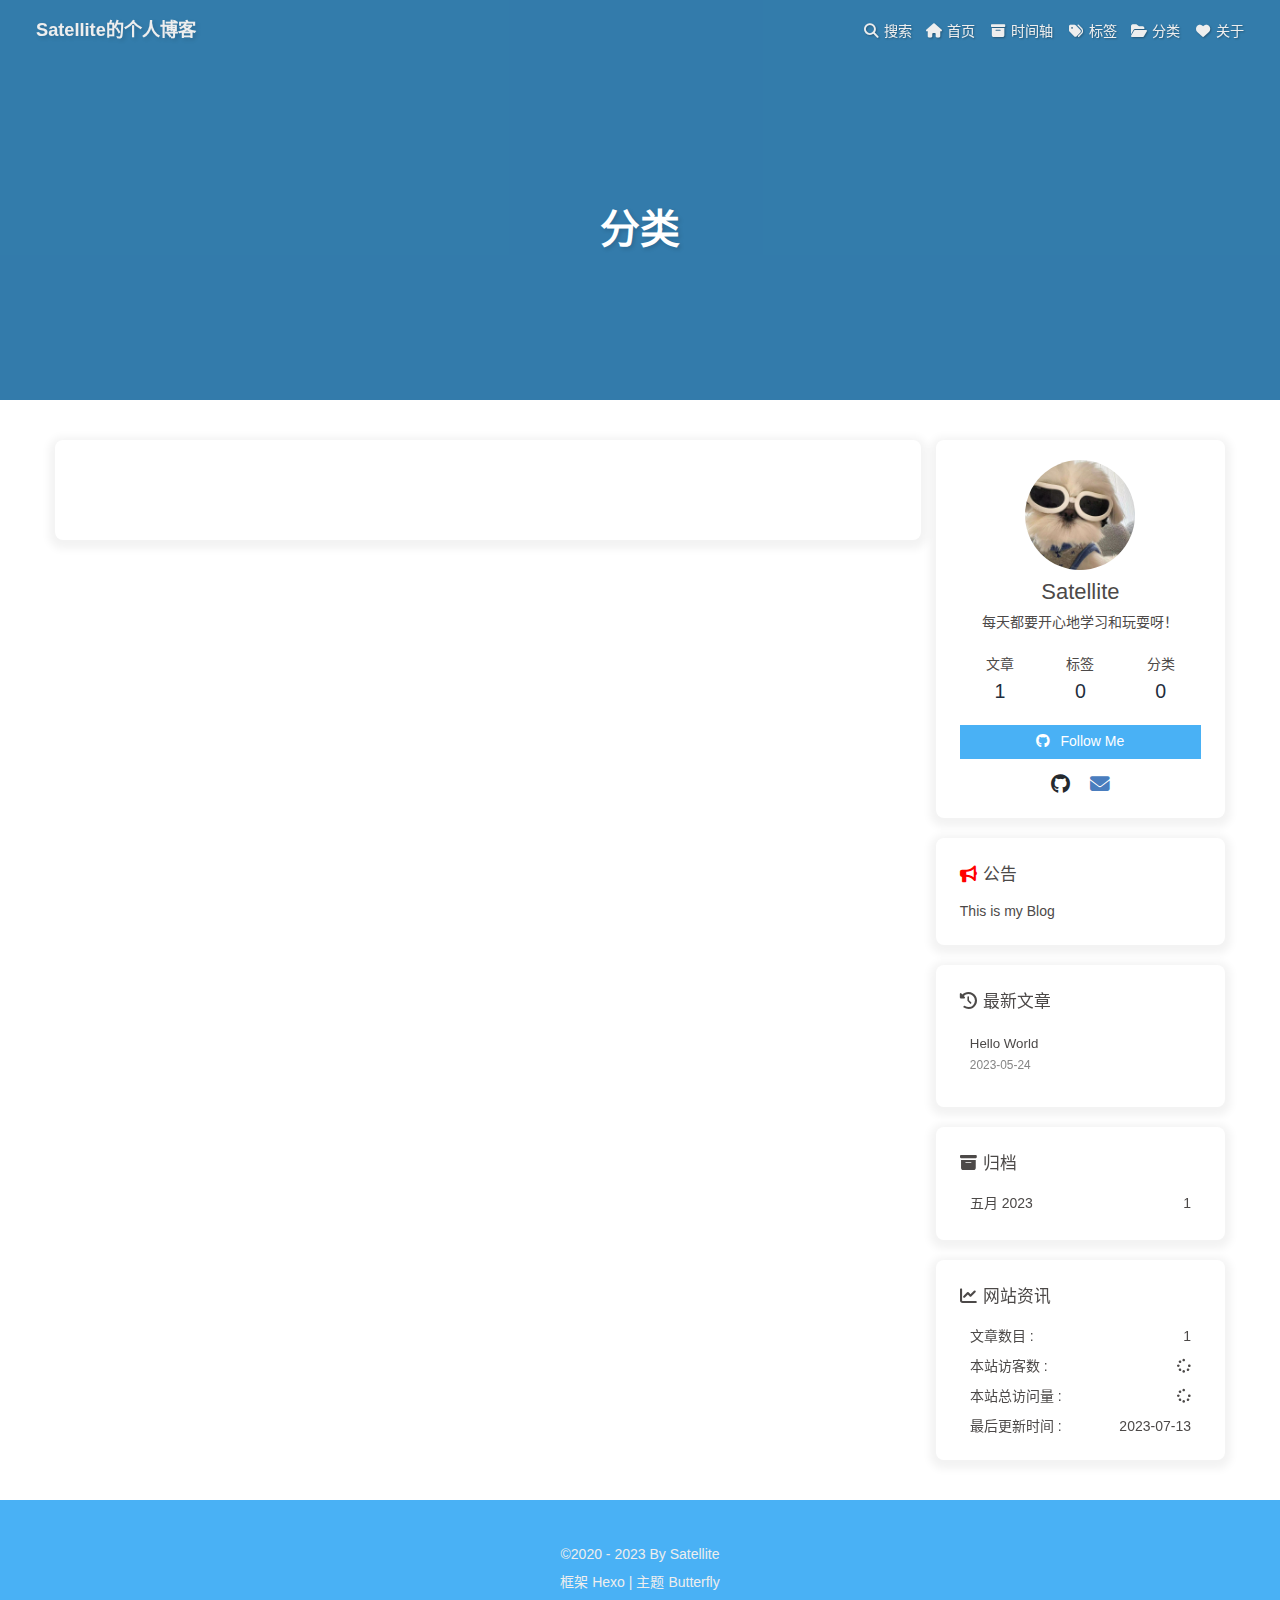
<file: categories/index.html>
<!DOCTYPE html><html lang="zh-CN" data-theme="light"><head><meta charset="UTF-8"><meta http-equiv="X-UA-Compatible" content="IE=edge"><meta name="viewport" content="width=device-width, initial-scale=1.0,viewport-fit=cover"><title>分类 | Satellite的个人博客</title><meta name="author" content="Satellite"><meta name="copyright" content="Satellite"><meta name="format-detection" content="telephone=no"><meta name="theme-color" content="#ffffff"><meta name="description" content="每天都要开心地学习和玩耍呀！">
<meta property="og:type" content="website">
<meta property="og:title" content="分类">
<meta property="og:url" content="http://example.com/categories/index.html">
<meta property="og:site_name" content="Satellite的个人博客">
<meta property="og:description" content="每天都要开心地学习和玩耍呀！">
<meta property="og:locale" content="zh_CN">
<meta property="og:image" content="http://example.com/img/avatar.png">
<meta property="article:published_time" content="2023-07-13T12:02:43.000Z">
<meta property="article:modified_time" content="2023-07-13T15:57:38.350Z">
<meta property="article:author" content="Satellite">
<meta name="twitter:card" content="summary">
<meta name="twitter:image" content="http://example.com/img/avatar.png"><link rel="shortcut icon" href="/img/favicon.png"><link rel="canonical" href="http://example.com/categories/index.html"><link rel="preconnect" href="//cdn.jsdelivr.net"/><link rel="preconnect" href="//busuanzi.ibruce.info"/><link rel="stylesheet" href="/css/index.css"><link rel="stylesheet" href="/pluginsSrc/@fortawesome/fontawesome-free/css/all.min.css" media="print" onload="this.media='all'"><link rel="stylesheet" href="/pluginsSrc/@fancyapps/ui/dist/fancybox/fancybox.css" media="print" onload="this.media='all'"><script>const GLOBAL_CONFIG = {
  root: '/',
  algolia: undefined,
  localSearch: {"path":"/search.xml","preload":false,"top_n_per_article":1,"unescape":false,"languages":{"hits_empty":"找不到您查询的内容：${query}","hits_stats":"共找到 ${hits} 篇文章"}},
  translate: undefined,
  noticeOutdate: undefined,
  highlight: {"plugin":"highlighjs","highlightCopy":true,"highlightLang":true,"highlightHeightLimit":false},
  copy: {
    success: '复制成功',
    error: '复制错误',
    noSupport: '浏览器不支持'
  },
  relativeDate: {
    homepage: false,
    post: false
  },
  runtime: '',
  dateSuffix: {
    just: '刚刚',
    min: '分钟前',
    hour: '小时前',
    day: '天前',
    month: '个月前'
  },
  copyright: undefined,
  lightbox: 'fancybox',
  Snackbar: undefined,
  source: {
    justifiedGallery: {
      js: '/pluginsSrc/flickr-justified-gallery/dist/fjGallery.min.js',
      css: '/pluginsSrc/flickr-justified-gallery/dist/fjGallery.css'
    }
  },
  isPhotoFigcaption: false,
  islazyload: false,
  isAnchor: false,
  percent: {
    toc: true,
    rightside: false,
  },
  autoDarkmode: false
}</script><script id="config-diff">var GLOBAL_CONFIG_SITE = {
  title: '分类',
  isPost: false,
  isHome: false,
  isHighlightShrink: false,
  isToc: false,
  postUpdate: '2023-07-13 23:57:38'
}</script><noscript><style type="text/css">
  #nav {
    opacity: 1
  }
  .justified-gallery img {
    opacity: 1
  }

  #recent-posts time,
  #post-meta time {
    display: inline !important
  }
</style></noscript><script>(win=>{
    win.saveToLocal = {
      set: function setWithExpiry(key, value, ttl) {
        if (ttl === 0) return
        const now = new Date()
        const expiryDay = ttl * 86400000
        const item = {
          value: value,
          expiry: now.getTime() + expiryDay,
        }
        localStorage.setItem(key, JSON.stringify(item))
      },

      get: function getWithExpiry(key) {
        const itemStr = localStorage.getItem(key)

        if (!itemStr) {
          return undefined
        }
        const item = JSON.parse(itemStr)
        const now = new Date()

        if (now.getTime() > item.expiry) {
          localStorage.removeItem(key)
          return undefined
        }
        return item.value
      }
    }
  
    win.getScript = url => new Promise((resolve, reject) => {
      const script = document.createElement('script')
      script.src = url
      script.async = true
      script.onerror = reject
      script.onload = script.onreadystatechange = function() {
        const loadState = this.readyState
        if (loadState && loadState !== 'loaded' && loadState !== 'complete') return
        script.onload = script.onreadystatechange = null
        resolve()
      }
      document.head.appendChild(script)
    })
  
    win.getCSS = (url,id = false) => new Promise((resolve, reject) => {
      const link = document.createElement('link')
      link.rel = 'stylesheet'
      link.href = url
      if (id) link.id = id
      link.onerror = reject
      link.onload = link.onreadystatechange = function() {
        const loadState = this.readyState
        if (loadState && loadState !== 'loaded' && loadState !== 'complete') return
        link.onload = link.onreadystatechange = null
        resolve()
      }
      document.head.appendChild(link)
    })
  
      win.activateDarkMode = function () {
        document.documentElement.setAttribute('data-theme', 'dark')
        if (document.querySelector('meta[name="theme-color"]') !== null) {
          document.querySelector('meta[name="theme-color"]').setAttribute('content', '#0d0d0d')
        }
      }
      win.activateLightMode = function () {
        document.documentElement.setAttribute('data-theme', 'light')
        if (document.querySelector('meta[name="theme-color"]') !== null) {
          document.querySelector('meta[name="theme-color"]').setAttribute('content', '#ffffff')
        }
      }
      const t = saveToLocal.get('theme')
    
          if (t === 'dark') activateDarkMode()
          else if (t === 'light') activateLightMode()
        
      const asideStatus = saveToLocal.get('aside-status')
      if (asideStatus !== undefined) {
        if (asideStatus === 'hide') {
          document.documentElement.classList.add('hide-aside')
        } else {
          document.documentElement.classList.remove('hide-aside')
        }
      }
    
    const detectApple = () => {
      if(/iPad|iPhone|iPod|Macintosh/.test(navigator.userAgent)){
        document.documentElement.classList.add('apple')
      }
    }
    detectApple()
    })(window)</script><meta name="generator" content="Hexo 6.3.0"></head><body><div id="sidebar"><div id="menu-mask"></div><div id="sidebar-menus"><div class="avatar-img is-center"><img src="/img/avatar.png" onerror="onerror=null;src='/img/friend_404.gif'" alt="avatar"/></div><div class="sidebar-site-data site-data is-center"><a href="/archives/"><div class="headline">文章</div><div class="length-num">1</div></a><a href="/tags/"><div class="headline">标签</div><div class="length-num">0</div></a><a href="/categories/"><div class="headline">分类</div><div class="length-num">0</div></a></div><hr class="custom-hr"/><div class="menus_items"><div class="menus_item"><a class="site-page" href="/"><i class="fa-fw fas fa-home"></i><span> 首页</span></a></div><div class="menus_item"><a class="site-page" href="/archives/"><i class="fa-fw fas fa-archive"></i><span> 时间轴</span></a></div><div class="menus_item"><a class="site-page" href="/tags/"><i class="fa-fw fas fa-tags"></i><span> 标签</span></a></div><div class="menus_item"><a class="site-page" href="/categories/"><i class="fa-fw fas fa-folder-open"></i><span> 分类</span></a></div><div class="menus_item"><a class="site-page" href="/about/"><i class="fa-fw fas fa-heart"></i><span> 关于</span></a></div></div></div></div><div class="page" id="body-wrap"><header class="not-home-page" id="page-header" style="background: D:\Blog\themes\butterfly\source\img\top_img"><nav id="nav"><span id="blog-info"><a href="/" title="Satellite的个人博客"><span class="site-name">Satellite的个人博客</span></a></span><div id="menus"><div id="search-button"><a class="site-page social-icon search" href="javascript:void(0);"><i class="fas fa-search fa-fw"></i><span> 搜索</span></a></div><div class="menus_items"><div class="menus_item"><a class="site-page" href="/"><i class="fa-fw fas fa-home"></i><span> 首页</span></a></div><div class="menus_item"><a class="site-page" href="/archives/"><i class="fa-fw fas fa-archive"></i><span> 时间轴</span></a></div><div class="menus_item"><a class="site-page" href="/tags/"><i class="fa-fw fas fa-tags"></i><span> 标签</span></a></div><div class="menus_item"><a class="site-page" href="/categories/"><i class="fa-fw fas fa-folder-open"></i><span> 分类</span></a></div><div class="menus_item"><a class="site-page" href="/about/"><i class="fa-fw fas fa-heart"></i><span> 关于</span></a></div></div><div id="toggle-menu"><a class="site-page" href="javascript:void(0);"><i class="fas fa-bars fa-fw"></i></a></div></div></nav><div id="page-site-info"><h1 id="site-title">分类</h1></div></header><main class="layout" id="content-inner"><div id="page"><div class="category-lists"></div></div><div class="aside-content" id="aside-content"><div class="card-widget card-info"><div class="is-center"><div class="avatar-img"><img src="/img/avatar.png" onerror="this.onerror=null;this.src='/img/friend_404.gif'" alt="avatar"/></div><div class="author-info__name">Satellite</div><div class="author-info__description">每天都要开心地学习和玩耍呀！</div></div><div class="card-info-data site-data is-center"><a href="/archives/"><div class="headline">文章</div><div class="length-num">1</div></a><a href="/tags/"><div class="headline">标签</div><div class="length-num">0</div></a><a href="/categories/"><div class="headline">分类</div><div class="length-num">0</div></a></div><a id="card-info-btn" target="_blank" rel="noopener" href="https://github.com/xxxxxx"><i class="fab fa-github"></i><span>Follow Me</span></a><div class="card-info-social-icons is-center"><a class="social-icon" href="https://github.com/XIAOKAF" target="_blank" title="Github"><i class="fab fa-github" style="color: #24292e;"></i></a><a class="social-icon" href="mailto:satellitelee021231@gmail.com" target="_blank" title="Email"><i class="fas fa-envelope" style="color: #4a7dbe;"></i></a></div></div><div class="card-widget card-announcement"><div class="item-headline"><i class="fas fa-bullhorn fa-shake"></i><span>公告</span></div><div class="announcement_content">This is my Blog</div></div><div class="sticky_layout"><div class="card-widget card-recent-post"><div class="item-headline"><i class="fas fa-history"></i><span>最新文章</span></div><div class="aside-list"><div class="aside-list-item no-cover"><div class="content"><a class="title" href="/2023/05/24/hello-world/" title="Hello World">Hello World</a><time datetime="2023-05-24T13:47:46.010Z" title="发表于 2023-05-24 21:47:46">2023-05-24</time></div></div></div></div><div class="card-widget card-archives"><div class="item-headline"><i class="fas fa-archive"></i><span>归档</span></div><ul class="card-archive-list"><li class="card-archive-list-item"><a class="card-archive-list-link" href="/archives/2023/05/"><span class="card-archive-list-date">五月 2023</span><span class="card-archive-list-count">1</span></a></li></ul></div><div class="card-widget card-webinfo"><div class="item-headline"><i class="fas fa-chart-line"></i><span>网站资讯</span></div><div class="webinfo"><div class="webinfo-item"><div class="item-name">文章数目 :</div><div class="item-count">1</div></div><div class="webinfo-item"><div class="item-name">本站访客数 :</div><div class="item-count" id="busuanzi_value_site_uv"><i class="fa-solid fa-spinner fa-spin"></i></div></div><div class="webinfo-item"><div class="item-name">本站总访问量 :</div><div class="item-count" id="busuanzi_value_site_pv"><i class="fa-solid fa-spinner fa-spin"></i></div></div><div class="webinfo-item"><div class="item-name">最后更新时间 :</div><div class="item-count" id="last-push-date" data-lastPushDate="2023-07-13T15:59:43.239Z"><i class="fa-solid fa-spinner fa-spin"></i></div></div></div></div></div></div></main><footer id="footer"><div id="footer-wrap"><div class="copyright">&copy;2020 - 2023 By Satellite</div><div class="framework-info"><span>框架 </span><a target="_blank" rel="noopener" href="https://hexo.io">Hexo</a><span class="footer-separator">|</span><span>主题 </span><a target="_blank" rel="noopener" href="https://github.com/jerryc127/hexo-theme-butterfly">Butterfly</a></div></div></footer></div><div id="rightside"><div id="rightside-config-hide"><button id="darkmode" type="button" title="浅色和深色模式转换"><i class="fas fa-adjust"></i></button><button id="hide-aside-btn" type="button" title="单栏和双栏切换"><i class="fas fa-arrows-alt-h"></i></button></div><div id="rightside-config-show"><button id="rightside_config" type="button" title="设置"><i class="fas fa-cog fa-spin"></i></button><button id="go-up" type="button" title="回到顶部"><span class="scroll-percent"></span><i class="fas fa-arrow-up"></i></button></div></div><div><script src="/js/utils.js"></script><script src="/js/main.js"></script><script src="/pluginsSrc/@fancyapps/ui/dist/fancybox/fancybox.umd.js"></script><div class="js-pjax"></div><script async data-pjax src="//busuanzi.ibruce.info/busuanzi/2.3/busuanzi.pure.mini.js"></script><div id="local-search"><div class="search-dialog"><nav class="search-nav"><span class="search-dialog-title">搜索</span><span id="loading-status"></span><button class="search-close-button"><i class="fas fa-times"></i></button></nav><div class="is-center" id="loading-database"><i class="fas fa-spinner fa-pulse"></i><span>  数据库加载中</span></div><div class="search-wrap"><div id="local-search-input"><div class="local-search-box"><input class="local-search-box--input" placeholder="搜索文章" type="text"/></div></div><hr/><div class="no-result" id="local-search-results"></div><div id="local-search-stats-wrap"></div></div></div><div id="search-mask"></div><script src="/js/search/local-search.js"></script></div></div></body></html>
</file>
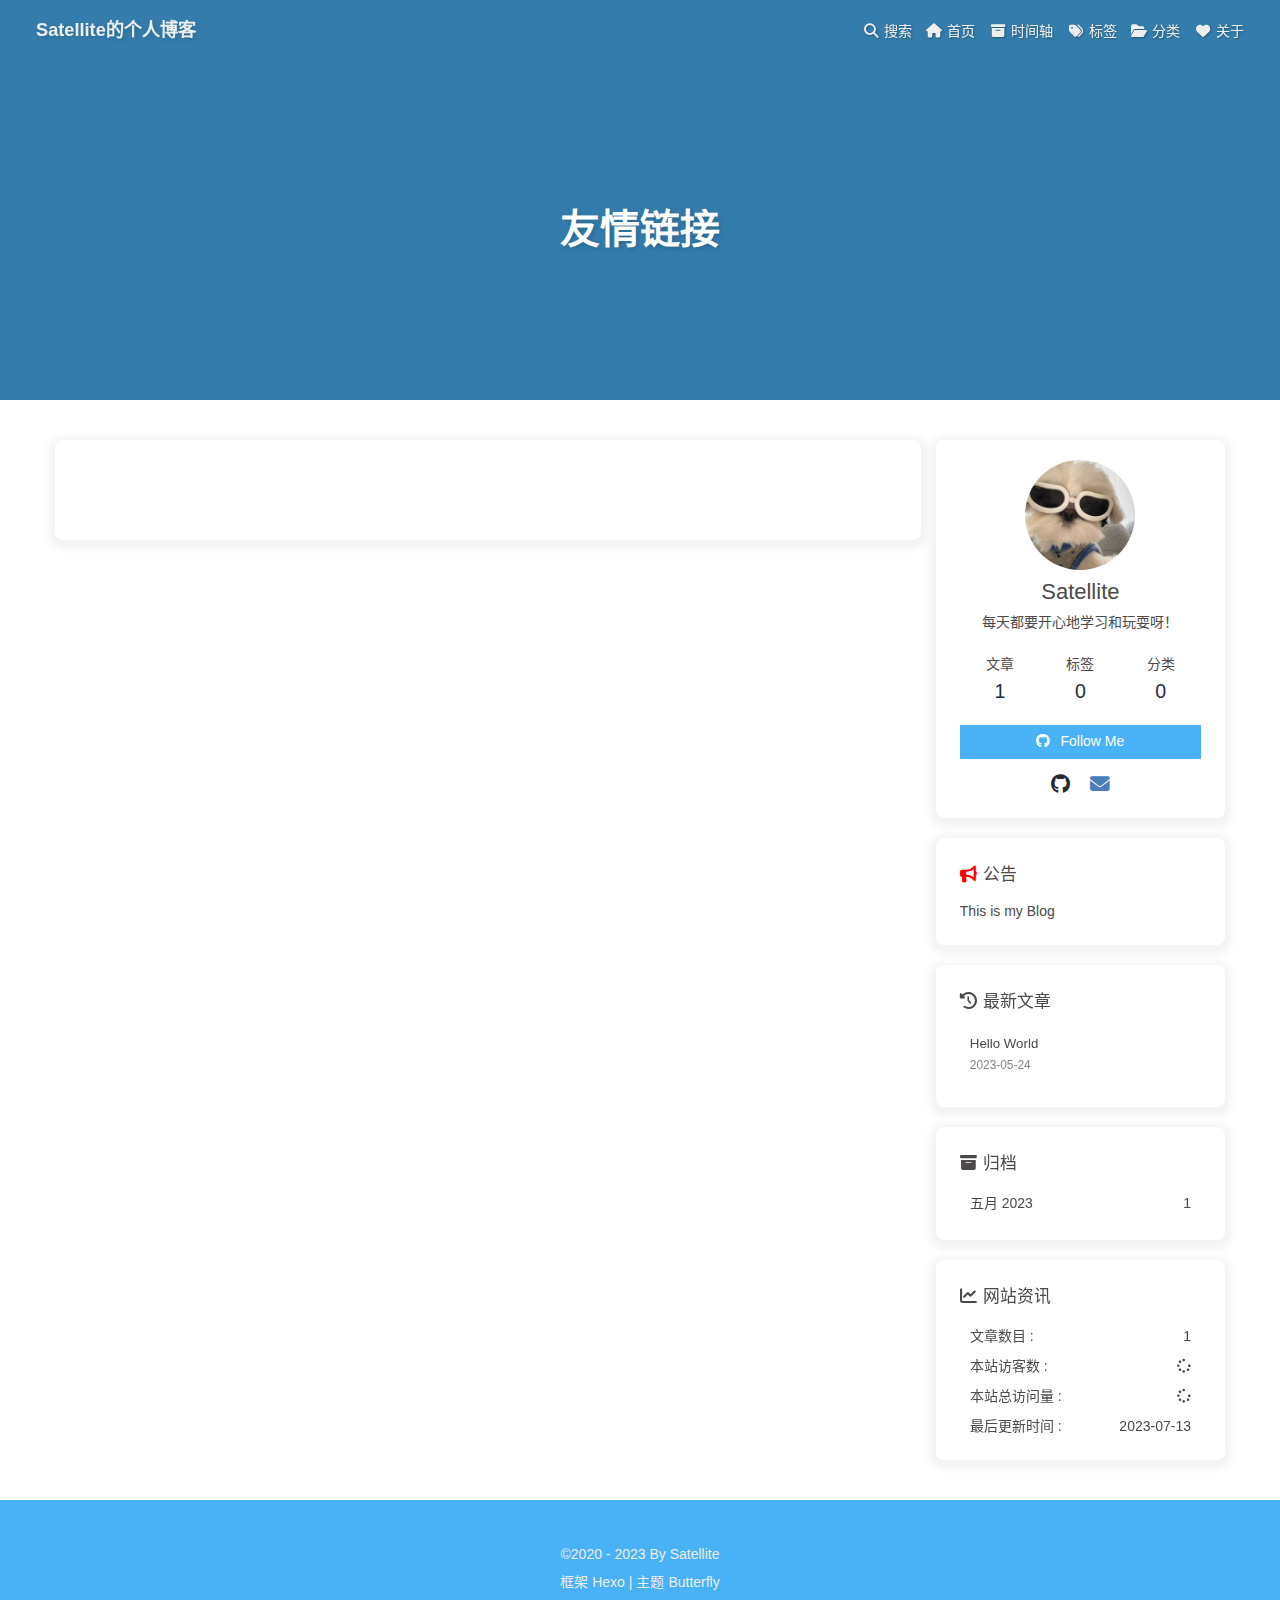
<file: link/index.html>
<!DOCTYPE html><html lang="zh-CN" data-theme="light"><head><meta charset="UTF-8"><meta http-equiv="X-UA-Compatible" content="IE=edge"><meta name="viewport" content="width=device-width, initial-scale=1.0,viewport-fit=cover"><title>友情链接 | Satellite的个人博客</title><meta name="author" content="Satellite"><meta name="copyright" content="Satellite"><meta name="format-detection" content="telephone=no"><meta name="theme-color" content="#ffffff"><meta name="description" content="每天都要开心地学习和玩耍呀！">
<meta property="og:type" content="website">
<meta property="og:title" content="友情链接">
<meta property="og:url" content="http://example.com/link/index.html">
<meta property="og:site_name" content="Satellite的个人博客">
<meta property="og:description" content="每天都要开心地学习和玩耍呀！">
<meta property="og:locale" content="zh_CN">
<meta property="og:image" content="http://example.com/img/avatar.png">
<meta property="article:published_time" content="2023-07-13T14:12:47.000Z">
<meta property="article:modified_time" content="2023-07-13T14:13:22.908Z">
<meta property="article:author" content="Satellite">
<meta name="twitter:card" content="summary">
<meta name="twitter:image" content="http://example.com/img/avatar.png"><link rel="shortcut icon" href="/img/favicon.png"><link rel="canonical" href="http://example.com/link/index.html"><link rel="preconnect" href="//cdn.jsdelivr.net"/><link rel="preconnect" href="//busuanzi.ibruce.info"/><link rel="stylesheet" href="/css/index.css"><link rel="stylesheet" href="/pluginsSrc/@fortawesome/fontawesome-free/css/all.min.css" media="print" onload="this.media='all'"><link rel="stylesheet" href="/pluginsSrc/@fancyapps/ui/dist/fancybox/fancybox.css" media="print" onload="this.media='all'"><script>const GLOBAL_CONFIG = {
  root: '/',
  algolia: undefined,
  localSearch: {"path":"/search.xml","preload":false,"top_n_per_article":1,"unescape":false,"languages":{"hits_empty":"找不到您查询的内容：${query}","hits_stats":"共找到 ${hits} 篇文章"}},
  translate: undefined,
  noticeOutdate: undefined,
  highlight: {"plugin":"highlighjs","highlightCopy":true,"highlightLang":true,"highlightHeightLimit":false},
  copy: {
    success: '复制成功',
    error: '复制错误',
    noSupport: '浏览器不支持'
  },
  relativeDate: {
    homepage: false,
    post: false
  },
  runtime: '',
  dateSuffix: {
    just: '刚刚',
    min: '分钟前',
    hour: '小时前',
    day: '天前',
    month: '个月前'
  },
  copyright: undefined,
  lightbox: 'fancybox',
  Snackbar: undefined,
  source: {
    justifiedGallery: {
      js: '/pluginsSrc/flickr-justified-gallery/dist/fjGallery.min.js',
      css: '/pluginsSrc/flickr-justified-gallery/dist/fjGallery.css'
    }
  },
  isPhotoFigcaption: false,
  islazyload: false,
  isAnchor: false,
  percent: {
    toc: true,
    rightside: false,
  },
  autoDarkmode: false
}</script><script id="config-diff">var GLOBAL_CONFIG_SITE = {
  title: '友情链接',
  isPost: false,
  isHome: false,
  isHighlightShrink: false,
  isToc: false,
  postUpdate: '2023-07-13 22:13:22'
}</script><noscript><style type="text/css">
  #nav {
    opacity: 1
  }
  .justified-gallery img {
    opacity: 1
  }

  #recent-posts time,
  #post-meta time {
    display: inline !important
  }
</style></noscript><script>(win=>{
    win.saveToLocal = {
      set: function setWithExpiry(key, value, ttl) {
        if (ttl === 0) return
        const now = new Date()
        const expiryDay = ttl * 86400000
        const item = {
          value: value,
          expiry: now.getTime() + expiryDay,
        }
        localStorage.setItem(key, JSON.stringify(item))
      },

      get: function getWithExpiry(key) {
        const itemStr = localStorage.getItem(key)

        if (!itemStr) {
          return undefined
        }
        const item = JSON.parse(itemStr)
        const now = new Date()

        if (now.getTime() > item.expiry) {
          localStorage.removeItem(key)
          return undefined
        }
        return item.value
      }
    }
  
    win.getScript = url => new Promise((resolve, reject) => {
      const script = document.createElement('script')
      script.src = url
      script.async = true
      script.onerror = reject
      script.onload = script.onreadystatechange = function() {
        const loadState = this.readyState
        if (loadState && loadState !== 'loaded' && loadState !== 'complete') return
        script.onload = script.onreadystatechange = null
        resolve()
      }
      document.head.appendChild(script)
    })
  
    win.getCSS = (url,id = false) => new Promise((resolve, reject) => {
      const link = document.createElement('link')
      link.rel = 'stylesheet'
      link.href = url
      if (id) link.id = id
      link.onerror = reject
      link.onload = link.onreadystatechange = function() {
        const loadState = this.readyState
        if (loadState && loadState !== 'loaded' && loadState !== 'complete') return
        link.onload = link.onreadystatechange = null
        resolve()
      }
      document.head.appendChild(link)
    })
  
      win.activateDarkMode = function () {
        document.documentElement.setAttribute('data-theme', 'dark')
        if (document.querySelector('meta[name="theme-color"]') !== null) {
          document.querySelector('meta[name="theme-color"]').setAttribute('content', '#0d0d0d')
        }
      }
      win.activateLightMode = function () {
        document.documentElement.setAttribute('data-theme', 'light')
        if (document.querySelector('meta[name="theme-color"]') !== null) {
          document.querySelector('meta[name="theme-color"]').setAttribute('content', '#ffffff')
        }
      }
      const t = saveToLocal.get('theme')
    
          if (t === 'dark') activateDarkMode()
          else if (t === 'light') activateLightMode()
        
      const asideStatus = saveToLocal.get('aside-status')
      if (asideStatus !== undefined) {
        if (asideStatus === 'hide') {
          document.documentElement.classList.add('hide-aside')
        } else {
          document.documentElement.classList.remove('hide-aside')
        }
      }
    
    const detectApple = () => {
      if(/iPad|iPhone|iPod|Macintosh/.test(navigator.userAgent)){
        document.documentElement.classList.add('apple')
      }
    }
    detectApple()
    })(window)</script><meta name="generator" content="Hexo 6.3.0"></head><body><div id="sidebar"><div id="menu-mask"></div><div id="sidebar-menus"><div class="avatar-img is-center"><img src="/img/avatar.png" onerror="onerror=null;src='/img/friend_404.gif'" alt="avatar"/></div><div class="sidebar-site-data site-data is-center"><a href="/archives/"><div class="headline">文章</div><div class="length-num">1</div></a><a href="/tags/"><div class="headline">标签</div><div class="length-num">0</div></a><a href="/categories/"><div class="headline">分类</div><div class="length-num">0</div></a></div><hr class="custom-hr"/><div class="menus_items"><div class="menus_item"><a class="site-page" href="/"><i class="fa-fw fas fa-home"></i><span> 首页</span></a></div><div class="menus_item"><a class="site-page" href="/archives/"><i class="fa-fw fas fa-archive"></i><span> 时间轴</span></a></div><div class="menus_item"><a class="site-page" href="/tags/"><i class="fa-fw fas fa-tags"></i><span> 标签</span></a></div><div class="menus_item"><a class="site-page" href="/categories/"><i class="fa-fw fas fa-folder-open"></i><span> 分类</span></a></div><div class="menus_item"><a class="site-page" href="/about/"><i class="fa-fw fas fa-heart"></i><span> 关于</span></a></div></div></div></div><div class="page" id="body-wrap"><header class="not-home-page" id="page-header"><nav id="nav"><span id="blog-info"><a href="/" title="Satellite的个人博客"><span class="site-name">Satellite的个人博客</span></a></span><div id="menus"><div id="search-button"><a class="site-page social-icon search" href="javascript:void(0);"><i class="fas fa-search fa-fw"></i><span> 搜索</span></a></div><div class="menus_items"><div class="menus_item"><a class="site-page" href="/"><i class="fa-fw fas fa-home"></i><span> 首页</span></a></div><div class="menus_item"><a class="site-page" href="/archives/"><i class="fa-fw fas fa-archive"></i><span> 时间轴</span></a></div><div class="menus_item"><a class="site-page" href="/tags/"><i class="fa-fw fas fa-tags"></i><span> 标签</span></a></div><div class="menus_item"><a class="site-page" href="/categories/"><i class="fa-fw fas fa-folder-open"></i><span> 分类</span></a></div><div class="menus_item"><a class="site-page" href="/about/"><i class="fa-fw fas fa-heart"></i><span> 关于</span></a></div></div><div id="toggle-menu"><a class="site-page" href="javascript:void(0);"><i class="fas fa-bars fa-fw"></i></a></div></div></nav><div id="page-site-info"><h1 id="site-title">友情链接</h1></div></header><main class="layout" id="content-inner"><div id="page"><div id="article-container"><div class="flink"></div></div></div><div class="aside-content" id="aside-content"><div class="card-widget card-info"><div class="is-center"><div class="avatar-img"><img src="/img/avatar.png" onerror="this.onerror=null;this.src='/img/friend_404.gif'" alt="avatar"/></div><div class="author-info__name">Satellite</div><div class="author-info__description">每天都要开心地学习和玩耍呀！</div></div><div class="card-info-data site-data is-center"><a href="/archives/"><div class="headline">文章</div><div class="length-num">1</div></a><a href="/tags/"><div class="headline">标签</div><div class="length-num">0</div></a><a href="/categories/"><div class="headline">分类</div><div class="length-num">0</div></a></div><a id="card-info-btn" target="_blank" rel="noopener" href="https://github.com/xxxxxx"><i class="fab fa-github"></i><span>Follow Me</span></a><div class="card-info-social-icons is-center"><a class="social-icon" href="https://github.com/XIAOKAF" target="_blank" title="Github"><i class="fab fa-github" style="color: #24292e;"></i></a><a class="social-icon" href="mailto:satellitelee021231@gmail.com" target="_blank" title="Email"><i class="fas fa-envelope" style="color: #4a7dbe;"></i></a></div></div><div class="card-widget card-announcement"><div class="item-headline"><i class="fas fa-bullhorn fa-shake"></i><span>公告</span></div><div class="announcement_content">This is my Blog</div></div><div class="sticky_layout"><div class="card-widget card-recent-post"><div class="item-headline"><i class="fas fa-history"></i><span>最新文章</span></div><div class="aside-list"><div class="aside-list-item no-cover"><div class="content"><a class="title" href="/2023/05/24/hello-world/" title="Hello World">Hello World</a><time datetime="2023-05-24T13:47:46.010Z" title="发表于 2023-05-24 21:47:46">2023-05-24</time></div></div></div></div><div class="card-widget card-archives"><div class="item-headline"><i class="fas fa-archive"></i><span>归档</span></div><ul class="card-archive-list"><li class="card-archive-list-item"><a class="card-archive-list-link" href="/archives/2023/05/"><span class="card-archive-list-date">五月 2023</span><span class="card-archive-list-count">1</span></a></li></ul></div><div class="card-widget card-webinfo"><div class="item-headline"><i class="fas fa-chart-line"></i><span>网站资讯</span></div><div class="webinfo"><div class="webinfo-item"><div class="item-name">文章数目 :</div><div class="item-count">1</div></div><div class="webinfo-item"><div class="item-name">本站访客数 :</div><div class="item-count" id="busuanzi_value_site_uv"><i class="fa-solid fa-spinner fa-spin"></i></div></div><div class="webinfo-item"><div class="item-name">本站总访问量 :</div><div class="item-count" id="busuanzi_value_site_pv"><i class="fa-solid fa-spinner fa-spin"></i></div></div><div class="webinfo-item"><div class="item-name">最后更新时间 :</div><div class="item-count" id="last-push-date" data-lastPushDate="2023-07-13T15:59:43.239Z"><i class="fa-solid fa-spinner fa-spin"></i></div></div></div></div></div></div></main><footer id="footer"><div id="footer-wrap"><div class="copyright">&copy;2020 - 2023 By Satellite</div><div class="framework-info"><span>框架 </span><a target="_blank" rel="noopener" href="https://hexo.io">Hexo</a><span class="footer-separator">|</span><span>主题 </span><a target="_blank" rel="noopener" href="https://github.com/jerryc127/hexo-theme-butterfly">Butterfly</a></div></div></footer></div><div id="rightside"><div id="rightside-config-hide"><button id="darkmode" type="button" title="浅色和深色模式转换"><i class="fas fa-adjust"></i></button><button id="hide-aside-btn" type="button" title="单栏和双栏切换"><i class="fas fa-arrows-alt-h"></i></button></div><div id="rightside-config-show"><button id="rightside_config" type="button" title="设置"><i class="fas fa-cog fa-spin"></i></button><button id="go-up" type="button" title="回到顶部"><span class="scroll-percent"></span><i class="fas fa-arrow-up"></i></button></div></div><div><script src="/js/utils.js"></script><script src="/js/main.js"></script><script src="/pluginsSrc/@fancyapps/ui/dist/fancybox/fancybox.umd.js"></script><div class="js-pjax"></div><script async data-pjax src="//busuanzi.ibruce.info/busuanzi/2.3/busuanzi.pure.mini.js"></script><div id="local-search"><div class="search-dialog"><nav class="search-nav"><span class="search-dialog-title">搜索</span><span id="loading-status"></span><button class="search-close-button"><i class="fas fa-times"></i></button></nav><div class="is-center" id="loading-database"><i class="fas fa-spinner fa-pulse"></i><span>  数据库加载中</span></div><div class="search-wrap"><div id="local-search-input"><div class="local-search-box"><input class="local-search-box--input" placeholder="搜索文章" type="text"/></div></div><hr/><div class="no-result" id="local-search-results"></div><div id="local-search-stats-wrap"></div></div></div><div id="search-mask"></div><script src="/js/search/local-search.js"></script></div></div></body></html>
</file>
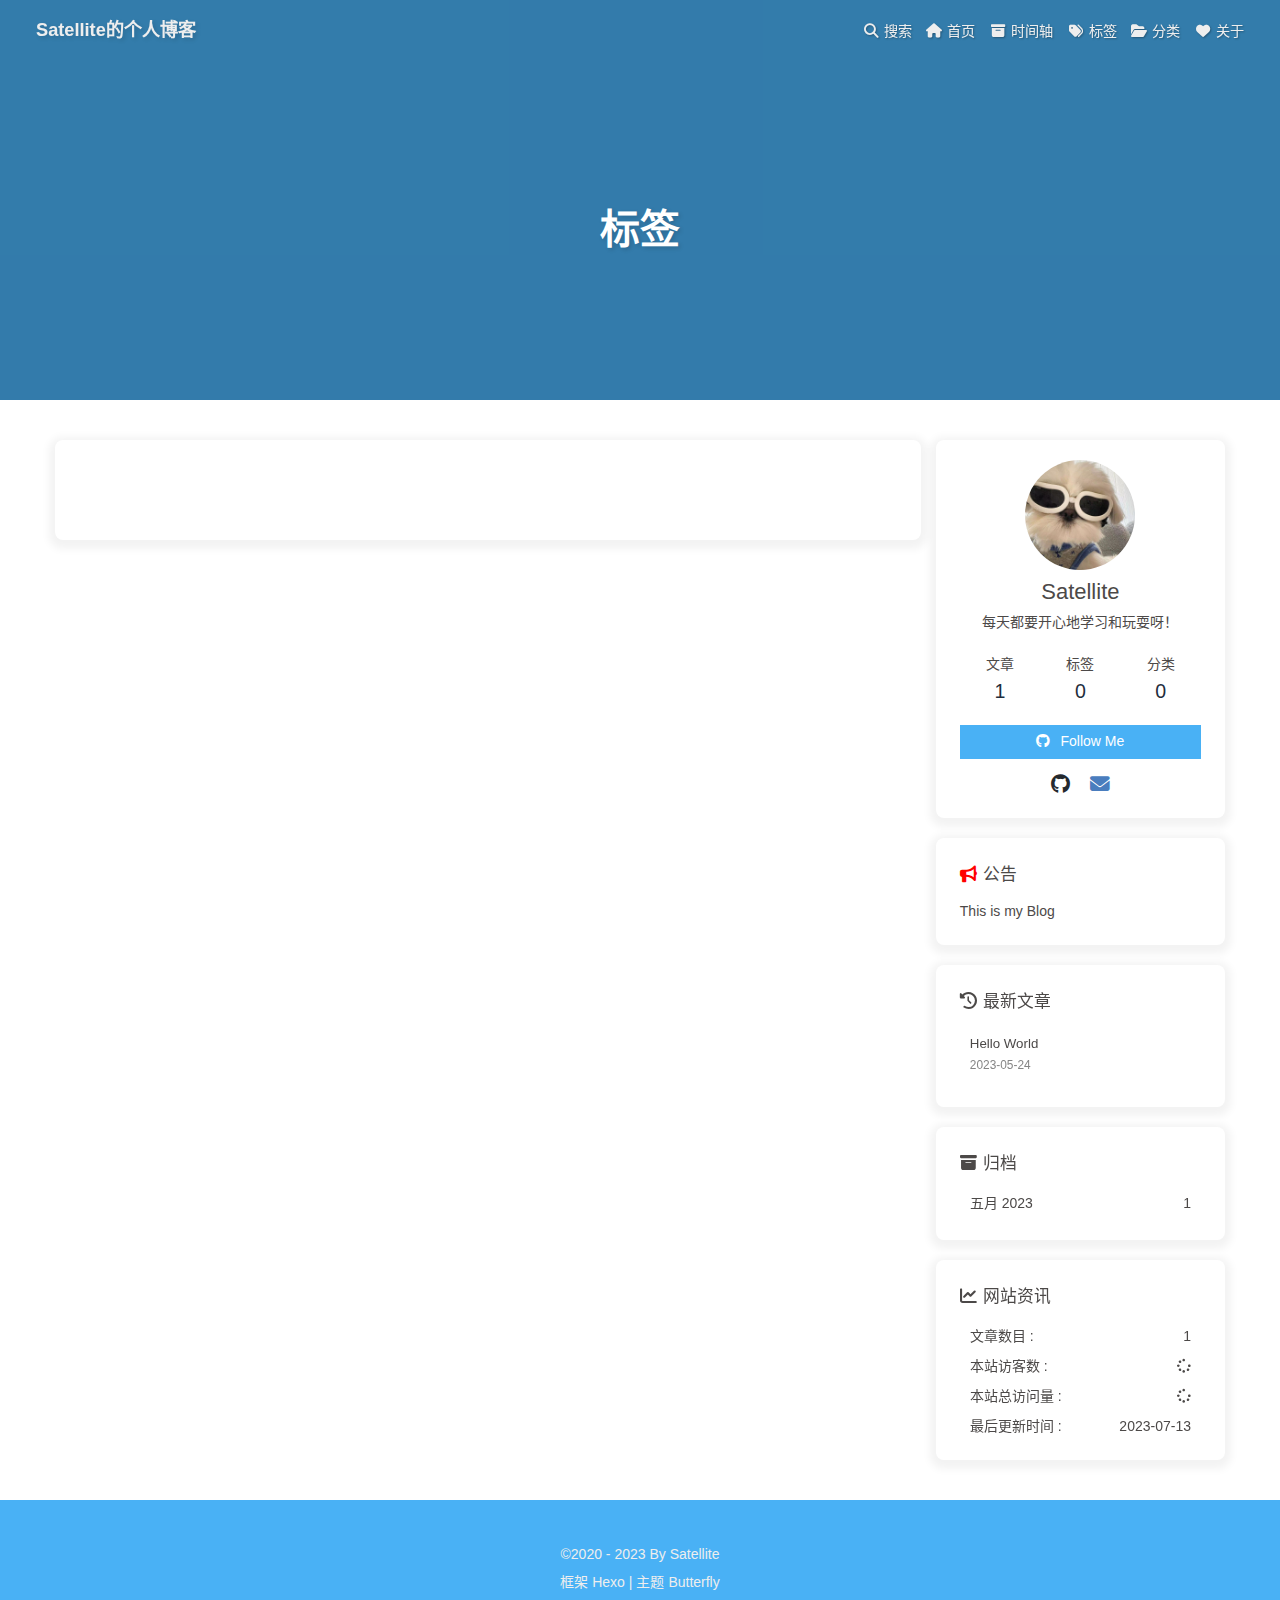
<file: tags/index.html>
<!DOCTYPE html><html lang="zh-CN" data-theme="light"><head><meta charset="UTF-8"><meta http-equiv="X-UA-Compatible" content="IE=edge"><meta name="viewport" content="width=device-width, initial-scale=1.0,viewport-fit=cover"><title>标签 | Satellite的个人博客</title><meta name="author" content="Satellite"><meta name="copyright" content="Satellite"><meta name="format-detection" content="telephone=no"><meta name="theme-color" content="#ffffff"><meta name="description" content="每天都要开心地学习和玩耍呀！">
<meta property="og:type" content="website">
<meta property="og:title" content="标签">
<meta property="og:url" content="http://example.com/tags/index.html">
<meta property="og:site_name" content="Satellite的个人博客">
<meta property="og:description" content="每天都要开心地学习和玩耍呀！">
<meta property="og:locale" content="zh_CN">
<meta property="og:image" content="http://example.com/img/avatar.png">
<meta property="article:published_time" content="2023-07-13T12:00:47.000Z">
<meta property="article:modified_time" content="2023-07-13T15:56:29.603Z">
<meta property="article:author" content="Satellite">
<meta name="twitter:card" content="summary">
<meta name="twitter:image" content="http://example.com/img/avatar.png"><link rel="shortcut icon" href="/img/favicon.png"><link rel="canonical" href="http://example.com/tags/index.html"><link rel="preconnect" href="//cdn.jsdelivr.net"/><link rel="preconnect" href="//busuanzi.ibruce.info"/><link rel="stylesheet" href="/css/index.css"><link rel="stylesheet" href="/pluginsSrc/@fortawesome/fontawesome-free/css/all.min.css" media="print" onload="this.media='all'"><link rel="stylesheet" href="/pluginsSrc/@fancyapps/ui/dist/fancybox/fancybox.css" media="print" onload="this.media='all'"><script>const GLOBAL_CONFIG = {
  root: '/',
  algolia: undefined,
  localSearch: {"path":"/search.xml","preload":false,"top_n_per_article":1,"unescape":false,"languages":{"hits_empty":"找不到您查询的内容：${query}","hits_stats":"共找到 ${hits} 篇文章"}},
  translate: undefined,
  noticeOutdate: undefined,
  highlight: {"plugin":"highlighjs","highlightCopy":true,"highlightLang":true,"highlightHeightLimit":false},
  copy: {
    success: '复制成功',
    error: '复制错误',
    noSupport: '浏览器不支持'
  },
  relativeDate: {
    homepage: false,
    post: false
  },
  runtime: '',
  dateSuffix: {
    just: '刚刚',
    min: '分钟前',
    hour: '小时前',
    day: '天前',
    month: '个月前'
  },
  copyright: undefined,
  lightbox: 'fancybox',
  Snackbar: undefined,
  source: {
    justifiedGallery: {
      js: '/pluginsSrc/flickr-justified-gallery/dist/fjGallery.min.js',
      css: '/pluginsSrc/flickr-justified-gallery/dist/fjGallery.css'
    }
  },
  isPhotoFigcaption: false,
  islazyload: false,
  isAnchor: false,
  percent: {
    toc: true,
    rightside: false,
  },
  autoDarkmode: false
}</script><script id="config-diff">var GLOBAL_CONFIG_SITE = {
  title: '标签',
  isPost: false,
  isHome: false,
  isHighlightShrink: false,
  isToc: false,
  postUpdate: '2023-07-13 23:56:29'
}</script><noscript><style type="text/css">
  #nav {
    opacity: 1
  }
  .justified-gallery img {
    opacity: 1
  }

  #recent-posts time,
  #post-meta time {
    display: inline !important
  }
</style></noscript><script>(win=>{
    win.saveToLocal = {
      set: function setWithExpiry(key, value, ttl) {
        if (ttl === 0) return
        const now = new Date()
        const expiryDay = ttl * 86400000
        const item = {
          value: value,
          expiry: now.getTime() + expiryDay,
        }
        localStorage.setItem(key, JSON.stringify(item))
      },

      get: function getWithExpiry(key) {
        const itemStr = localStorage.getItem(key)

        if (!itemStr) {
          return undefined
        }
        const item = JSON.parse(itemStr)
        const now = new Date()

        if (now.getTime() > item.expiry) {
          localStorage.removeItem(key)
          return undefined
        }
        return item.value
      }
    }
  
    win.getScript = url => new Promise((resolve, reject) => {
      const script = document.createElement('script')
      script.src = url
      script.async = true
      script.onerror = reject
      script.onload = script.onreadystatechange = function() {
        const loadState = this.readyState
        if (loadState && loadState !== 'loaded' && loadState !== 'complete') return
        script.onload = script.onreadystatechange = null
        resolve()
      }
      document.head.appendChild(script)
    })
  
    win.getCSS = (url,id = false) => new Promise((resolve, reject) => {
      const link = document.createElement('link')
      link.rel = 'stylesheet'
      link.href = url
      if (id) link.id = id
      link.onerror = reject
      link.onload = link.onreadystatechange = function() {
        const loadState = this.readyState
        if (loadState && loadState !== 'loaded' && loadState !== 'complete') return
        link.onload = link.onreadystatechange = null
        resolve()
      }
      document.head.appendChild(link)
    })
  
      win.activateDarkMode = function () {
        document.documentElement.setAttribute('data-theme', 'dark')
        if (document.querySelector('meta[name="theme-color"]') !== null) {
          document.querySelector('meta[name="theme-color"]').setAttribute('content', '#0d0d0d')
        }
      }
      win.activateLightMode = function () {
        document.documentElement.setAttribute('data-theme', 'light')
        if (document.querySelector('meta[name="theme-color"]') !== null) {
          document.querySelector('meta[name="theme-color"]').setAttribute('content', '#ffffff')
        }
      }
      const t = saveToLocal.get('theme')
    
          if (t === 'dark') activateDarkMode()
          else if (t === 'light') activateLightMode()
        
      const asideStatus = saveToLocal.get('aside-status')
      if (asideStatus !== undefined) {
        if (asideStatus === 'hide') {
          document.documentElement.classList.add('hide-aside')
        } else {
          document.documentElement.classList.remove('hide-aside')
        }
      }
    
    const detectApple = () => {
      if(/iPad|iPhone|iPod|Macintosh/.test(navigator.userAgent)){
        document.documentElement.classList.add('apple')
      }
    }
    detectApple()
    })(window)</script><meta name="generator" content="Hexo 6.3.0"></head><body><div id="sidebar"><div id="menu-mask"></div><div id="sidebar-menus"><div class="avatar-img is-center"><img src="/img/avatar.png" onerror="onerror=null;src='/img/friend_404.gif'" alt="avatar"/></div><div class="sidebar-site-data site-data is-center"><a href="/archives/"><div class="headline">文章</div><div class="length-num">1</div></a><a href="/tags/"><div class="headline">标签</div><div class="length-num">0</div></a><a href="/categories/"><div class="headline">分类</div><div class="length-num">0</div></a></div><hr class="custom-hr"/><div class="menus_items"><div class="menus_item"><a class="site-page" href="/"><i class="fa-fw fas fa-home"></i><span> 首页</span></a></div><div class="menus_item"><a class="site-page" href="/archives/"><i class="fa-fw fas fa-archive"></i><span> 时间轴</span></a></div><div class="menus_item"><a class="site-page" href="/tags/"><i class="fa-fw fas fa-tags"></i><span> 标签</span></a></div><div class="menus_item"><a class="site-page" href="/categories/"><i class="fa-fw fas fa-folder-open"></i><span> 分类</span></a></div><div class="menus_item"><a class="site-page" href="/about/"><i class="fa-fw fas fa-heart"></i><span> 关于</span></a></div></div></div></div><div class="page" id="body-wrap"><header class="not-home-page" id="page-header" style="background: D:\Blog\themes\butterfly\source\img\top_img"><nav id="nav"><span id="blog-info"><a href="/" title="Satellite的个人博客"><span class="site-name">Satellite的个人博客</span></a></span><div id="menus"><div id="search-button"><a class="site-page social-icon search" href="javascript:void(0);"><i class="fas fa-search fa-fw"></i><span> 搜索</span></a></div><div class="menus_items"><div class="menus_item"><a class="site-page" href="/"><i class="fa-fw fas fa-home"></i><span> 首页</span></a></div><div class="menus_item"><a class="site-page" href="/archives/"><i class="fa-fw fas fa-archive"></i><span> 时间轴</span></a></div><div class="menus_item"><a class="site-page" href="/tags/"><i class="fa-fw fas fa-tags"></i><span> 标签</span></a></div><div class="menus_item"><a class="site-page" href="/categories/"><i class="fa-fw fas fa-folder-open"></i><span> 分类</span></a></div><div class="menus_item"><a class="site-page" href="/about/"><i class="fa-fw fas fa-heart"></i><span> 关于</span></a></div></div><div id="toggle-menu"><a class="site-page" href="javascript:void(0);"><i class="fas fa-bars fa-fw"></i></a></div></div></nav><div id="page-site-info"><h1 id="site-title">标签</h1></div></header><main class="layout" id="content-inner"><div id="page"><div class="tag-cloud-list is-center"></div></div><div class="aside-content" id="aside-content"><div class="card-widget card-info"><div class="is-center"><div class="avatar-img"><img src="/img/avatar.png" onerror="this.onerror=null;this.src='/img/friend_404.gif'" alt="avatar"/></div><div class="author-info__name">Satellite</div><div class="author-info__description">每天都要开心地学习和玩耍呀！</div></div><div class="card-info-data site-data is-center"><a href="/archives/"><div class="headline">文章</div><div class="length-num">1</div></a><a href="/tags/"><div class="headline">标签</div><div class="length-num">0</div></a><a href="/categories/"><div class="headline">分类</div><div class="length-num">0</div></a></div><a id="card-info-btn" target="_blank" rel="noopener" href="https://github.com/xxxxxx"><i class="fab fa-github"></i><span>Follow Me</span></a><div class="card-info-social-icons is-center"><a class="social-icon" href="https://github.com/XIAOKAF" target="_blank" title="Github"><i class="fab fa-github" style="color: #24292e;"></i></a><a class="social-icon" href="mailto:satellitelee021231@gmail.com" target="_blank" title="Email"><i class="fas fa-envelope" style="color: #4a7dbe;"></i></a></div></div><div class="card-widget card-announcement"><div class="item-headline"><i class="fas fa-bullhorn fa-shake"></i><span>公告</span></div><div class="announcement_content">This is my Blog</div></div><div class="sticky_layout"><div class="card-widget card-recent-post"><div class="item-headline"><i class="fas fa-history"></i><span>最新文章</span></div><div class="aside-list"><div class="aside-list-item no-cover"><div class="content"><a class="title" href="/2023/05/24/hello-world/" title="Hello World">Hello World</a><time datetime="2023-05-24T13:47:46.010Z" title="发表于 2023-05-24 21:47:46">2023-05-24</time></div></div></div></div><div class="card-widget card-archives"><div class="item-headline"><i class="fas fa-archive"></i><span>归档</span></div><ul class="card-archive-list"><li class="card-archive-list-item"><a class="card-archive-list-link" href="/archives/2023/05/"><span class="card-archive-list-date">五月 2023</span><span class="card-archive-list-count">1</span></a></li></ul></div><div class="card-widget card-webinfo"><div class="item-headline"><i class="fas fa-chart-line"></i><span>网站资讯</span></div><div class="webinfo"><div class="webinfo-item"><div class="item-name">文章数目 :</div><div class="item-count">1</div></div><div class="webinfo-item"><div class="item-name">本站访客数 :</div><div class="item-count" id="busuanzi_value_site_uv"><i class="fa-solid fa-spinner fa-spin"></i></div></div><div class="webinfo-item"><div class="item-name">本站总访问量 :</div><div class="item-count" id="busuanzi_value_site_pv"><i class="fa-solid fa-spinner fa-spin"></i></div></div><div class="webinfo-item"><div class="item-name">最后更新时间 :</div><div class="item-count" id="last-push-date" data-lastPushDate="2023-07-13T15:59:43.239Z"><i class="fa-solid fa-spinner fa-spin"></i></div></div></div></div></div></div></main><footer id="footer"><div id="footer-wrap"><div class="copyright">&copy;2020 - 2023 By Satellite</div><div class="framework-info"><span>框架 </span><a target="_blank" rel="noopener" href="https://hexo.io">Hexo</a><span class="footer-separator">|</span><span>主题 </span><a target="_blank" rel="noopener" href="https://github.com/jerryc127/hexo-theme-butterfly">Butterfly</a></div></div></footer></div><div id="rightside"><div id="rightside-config-hide"><button id="darkmode" type="button" title="浅色和深色模式转换"><i class="fas fa-adjust"></i></button><button id="hide-aside-btn" type="button" title="单栏和双栏切换"><i class="fas fa-arrows-alt-h"></i></button></div><div id="rightside-config-show"><button id="rightside_config" type="button" title="设置"><i class="fas fa-cog fa-spin"></i></button><button id="go-up" type="button" title="回到顶部"><span class="scroll-percent"></span><i class="fas fa-arrow-up"></i></button></div></div><div><script src="/js/utils.js"></script><script src="/js/main.js"></script><script src="/pluginsSrc/@fancyapps/ui/dist/fancybox/fancybox.umd.js"></script><div class="js-pjax"></div><script async data-pjax src="//busuanzi.ibruce.info/busuanzi/2.3/busuanzi.pure.mini.js"></script><div id="local-search"><div class="search-dialog"><nav class="search-nav"><span class="search-dialog-title">搜索</span><span id="loading-status"></span><button class="search-close-button"><i class="fas fa-times"></i></button></nav><div class="is-center" id="loading-database"><i class="fas fa-spinner fa-pulse"></i><span>  数据库加载中</span></div><div class="search-wrap"><div id="local-search-input"><div class="local-search-box"><input class="local-search-box--input" placeholder="搜索文章" type="text"/></div></div><hr/><div class="no-result" id="local-search-results"></div><div id="local-search-stats-wrap"></div></div></div><div id="search-mask"></div><script src="/js/search/local-search.js"></script></div></div></body></html>
</file>
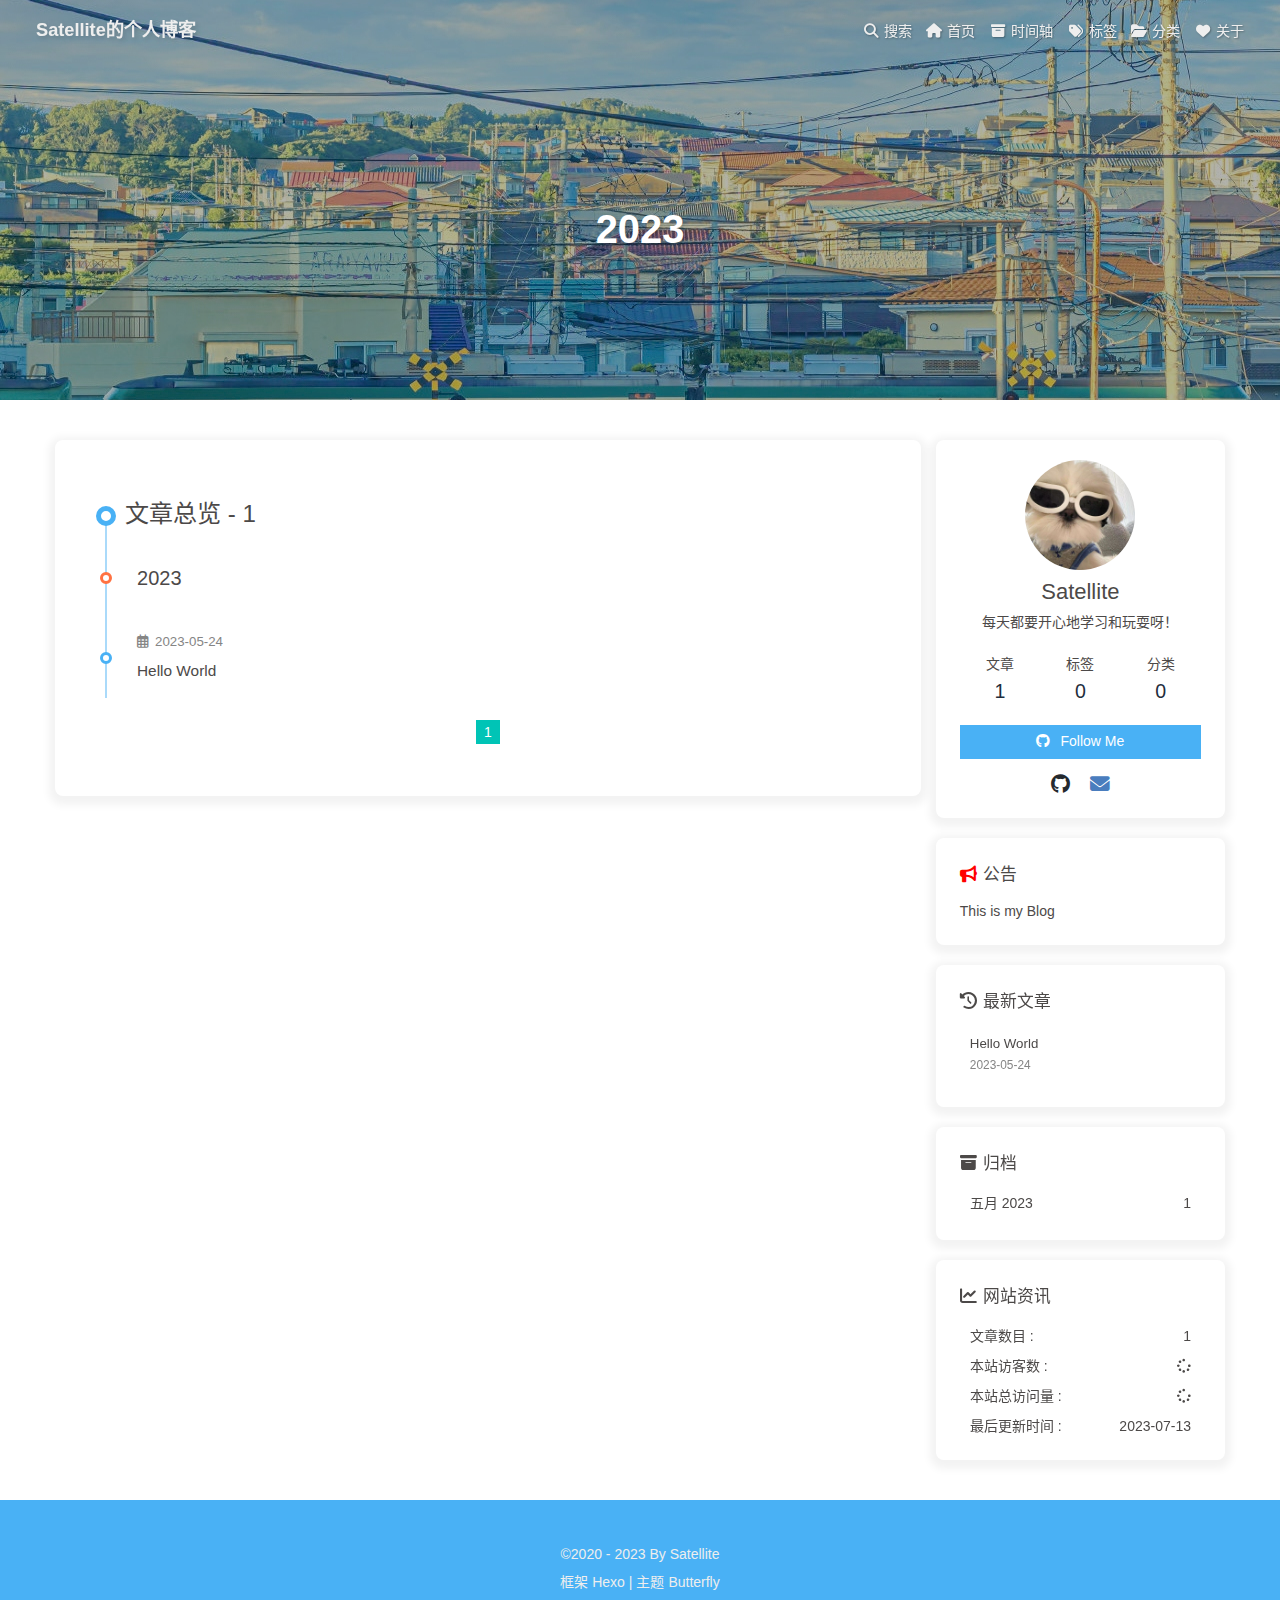
<file: archives/2023/index.html>
<!DOCTYPE html><html lang="zh-CN" data-theme="light"><head><meta charset="UTF-8"><meta http-equiv="X-UA-Compatible" content="IE=edge"><meta name="viewport" content="width=device-width, initial-scale=1.0,viewport-fit=cover"><title>2023 | Satellite的个人博客</title><meta name="author" content="Satellite"><meta name="copyright" content="Satellite"><meta name="format-detection" content="telephone=no"><meta name="theme-color" content="#ffffff"><meta name="description" content="每天都要开心地学习和玩耍呀！">
<meta property="og:type" content="website">
<meta property="og:title" content="2023">
<meta property="og:url" content="http://example.com/archives/2023/index.html">
<meta property="og:site_name" content="Satellite的个人博客">
<meta property="og:description" content="每天都要开心地学习和玩耍呀！">
<meta property="og:locale" content="zh_CN">
<meta property="og:image" content="http://example.com/img/avatar.png">
<meta property="article:author" content="Satellite">
<meta name="twitter:card" content="summary">
<meta name="twitter:image" content="http://example.com/img/avatar.png"><link rel="shortcut icon" href="/img/favicon.png"><link rel="canonical" href="http://example.com/archives/2023/index.html"><link rel="preconnect" href="//cdn.jsdelivr.net"/><link rel="preconnect" href="//busuanzi.ibruce.info"/><link rel="stylesheet" href="/css/index.css"><link rel="stylesheet" href="/pluginsSrc/@fortawesome/fontawesome-free/css/all.min.css" media="print" onload="this.media='all'"><link rel="stylesheet" href="/pluginsSrc/@fancyapps/ui/dist/fancybox/fancybox.css" media="print" onload="this.media='all'"><script>const GLOBAL_CONFIG = {
  root: '/',
  algolia: undefined,
  localSearch: {"path":"/search.xml","preload":false,"top_n_per_article":1,"unescape":false,"languages":{"hits_empty":"找不到您查询的内容：${query}","hits_stats":"共找到 ${hits} 篇文章"}},
  translate: undefined,
  noticeOutdate: undefined,
  highlight: {"plugin":"highlighjs","highlightCopy":true,"highlightLang":true,"highlightHeightLimit":false},
  copy: {
    success: '复制成功',
    error: '复制错误',
    noSupport: '浏览器不支持'
  },
  relativeDate: {
    homepage: false,
    post: false
  },
  runtime: '',
  dateSuffix: {
    just: '刚刚',
    min: '分钟前',
    hour: '小时前',
    day: '天前',
    month: '个月前'
  },
  copyright: undefined,
  lightbox: 'fancybox',
  Snackbar: undefined,
  source: {
    justifiedGallery: {
      js: '/pluginsSrc/flickr-justified-gallery/dist/fjGallery.min.js',
      css: '/pluginsSrc/flickr-justified-gallery/dist/fjGallery.css'
    }
  },
  isPhotoFigcaption: false,
  islazyload: false,
  isAnchor: false,
  percent: {
    toc: true,
    rightside: false,
  },
  autoDarkmode: false
}</script><script id="config-diff">var GLOBAL_CONFIG_SITE = {
  title: '2023',
  isPost: false,
  isHome: false,
  isHighlightShrink: false,
  isToc: false,
  postUpdate: '2023-07-13 23:59:43'
}</script><noscript><style type="text/css">
  #nav {
    opacity: 1
  }
  .justified-gallery img {
    opacity: 1
  }

  #recent-posts time,
  #post-meta time {
    display: inline !important
  }
</style></noscript><script>(win=>{
    win.saveToLocal = {
      set: function setWithExpiry(key, value, ttl) {
        if (ttl === 0) return
        const now = new Date()
        const expiryDay = ttl * 86400000
        const item = {
          value: value,
          expiry: now.getTime() + expiryDay,
        }
        localStorage.setItem(key, JSON.stringify(item))
      },

      get: function getWithExpiry(key) {
        const itemStr = localStorage.getItem(key)

        if (!itemStr) {
          return undefined
        }
        const item = JSON.parse(itemStr)
        const now = new Date()

        if (now.getTime() > item.expiry) {
          localStorage.removeItem(key)
          return undefined
        }
        return item.value
      }
    }
  
    win.getScript = url => new Promise((resolve, reject) => {
      const script = document.createElement('script')
      script.src = url
      script.async = true
      script.onerror = reject
      script.onload = script.onreadystatechange = function() {
        const loadState = this.readyState
        if (loadState && loadState !== 'loaded' && loadState !== 'complete') return
        script.onload = script.onreadystatechange = null
        resolve()
      }
      document.head.appendChild(script)
    })
  
    win.getCSS = (url,id = false) => new Promise((resolve, reject) => {
      const link = document.createElement('link')
      link.rel = 'stylesheet'
      link.href = url
      if (id) link.id = id
      link.onerror = reject
      link.onload = link.onreadystatechange = function() {
        const loadState = this.readyState
        if (loadState && loadState !== 'loaded' && loadState !== 'complete') return
        link.onload = link.onreadystatechange = null
        resolve()
      }
      document.head.appendChild(link)
    })
  
      win.activateDarkMode = function () {
        document.documentElement.setAttribute('data-theme', 'dark')
        if (document.querySelector('meta[name="theme-color"]') !== null) {
          document.querySelector('meta[name="theme-color"]').setAttribute('content', '#0d0d0d')
        }
      }
      win.activateLightMode = function () {
        document.documentElement.setAttribute('data-theme', 'light')
        if (document.querySelector('meta[name="theme-color"]') !== null) {
          document.querySelector('meta[name="theme-color"]').setAttribute('content', '#ffffff')
        }
      }
      const t = saveToLocal.get('theme')
    
          if (t === 'dark') activateDarkMode()
          else if (t === 'light') activateLightMode()
        
      const asideStatus = saveToLocal.get('aside-status')
      if (asideStatus !== undefined) {
        if (asideStatus === 'hide') {
          document.documentElement.classList.add('hide-aside')
        } else {
          document.documentElement.classList.remove('hide-aside')
        }
      }
    
    const detectApple = () => {
      if(/iPad|iPhone|iPod|Macintosh/.test(navigator.userAgent)){
        document.documentElement.classList.add('apple')
      }
    }
    detectApple()
    })(window)</script><meta name="generator" content="Hexo 6.3.0"></head><body><div id="sidebar"><div id="menu-mask"></div><div id="sidebar-menus"><div class="avatar-img is-center"><img src="/img/avatar.png" onerror="onerror=null;src='/img/friend_404.gif'" alt="avatar"/></div><div class="sidebar-site-data site-data is-center"><a href="/archives/"><div class="headline">文章</div><div class="length-num">1</div></a><a href="/tags/"><div class="headline">标签</div><div class="length-num">0</div></a><a href="/categories/"><div class="headline">分类</div><div class="length-num">0</div></a></div><hr class="custom-hr"/><div class="menus_items"><div class="menus_item"><a class="site-page" href="/"><i class="fa-fw fas fa-home"></i><span> 首页</span></a></div><div class="menus_item"><a class="site-page" href="/archives/"><i class="fa-fw fas fa-archive"></i><span> 时间轴</span></a></div><div class="menus_item"><a class="site-page" href="/tags/"><i class="fa-fw fas fa-tags"></i><span> 标签</span></a></div><div class="menus_item"><a class="site-page" href="/categories/"><i class="fa-fw fas fa-folder-open"></i><span> 分类</span></a></div><div class="menus_item"><a class="site-page" href="/about/"><i class="fa-fw fas fa-heart"></i><span> 关于</span></a></div></div></div></div><div class="page" id="body-wrap"><header class="not-home-page" id="page-header" style="background-image: url('/img/top_img.jpg')"><nav id="nav"><span id="blog-info"><a href="/" title="Satellite的个人博客"><span class="site-name">Satellite的个人博客</span></a></span><div id="menus"><div id="search-button"><a class="site-page social-icon search" href="javascript:void(0);"><i class="fas fa-search fa-fw"></i><span> 搜索</span></a></div><div class="menus_items"><div class="menus_item"><a class="site-page" href="/"><i class="fa-fw fas fa-home"></i><span> 首页</span></a></div><div class="menus_item"><a class="site-page" href="/archives/"><i class="fa-fw fas fa-archive"></i><span> 时间轴</span></a></div><div class="menus_item"><a class="site-page" href="/tags/"><i class="fa-fw fas fa-tags"></i><span> 标签</span></a></div><div class="menus_item"><a class="site-page" href="/categories/"><i class="fa-fw fas fa-folder-open"></i><span> 分类</span></a></div><div class="menus_item"><a class="site-page" href="/about/"><i class="fa-fw fas fa-heart"></i><span> 关于</span></a></div></div><div id="toggle-menu"><a class="site-page" href="javascript:void(0);"><i class="fas fa-bars fa-fw"></i></a></div></div></nav><div id="page-site-info"><h1 id="site-title">2023</h1></div></header><main class="layout" id="content-inner"><div id="archive"><div class="article-sort-title">文章总览 - 1</div><div class="article-sort"><div class="article-sort-item year">2023</div><div class="article-sort-item no-article-cover"><div class="article-sort-item-info"><div class="article-sort-item-time"><i class="far fa-calendar-alt"></i><time class="post-meta-date-created" datetime="2023-05-24T13:47:46.010Z" title="发表于 2023-05-24 21:47:46">2023-05-24</time></div><a class="article-sort-item-title" href="/2023/05/24/hello-world/" title="Hello World">Hello World</a></div></div></div><nav id="pagination"><div class="pagination"><span class="page-number current">1</span></div></nav></div><div class="aside-content" id="aside-content"><div class="card-widget card-info"><div class="is-center"><div class="avatar-img"><img src="/img/avatar.png" onerror="this.onerror=null;this.src='/img/friend_404.gif'" alt="avatar"/></div><div class="author-info__name">Satellite</div><div class="author-info__description">每天都要开心地学习和玩耍呀！</div></div><div class="card-info-data site-data is-center"><a href="/archives/"><div class="headline">文章</div><div class="length-num">1</div></a><a href="/tags/"><div class="headline">标签</div><div class="length-num">0</div></a><a href="/categories/"><div class="headline">分类</div><div class="length-num">0</div></a></div><a id="card-info-btn" target="_blank" rel="noopener" href="https://github.com/xxxxxx"><i class="fab fa-github"></i><span>Follow Me</span></a><div class="card-info-social-icons is-center"><a class="social-icon" href="https://github.com/XIAOKAF" target="_blank" title="Github"><i class="fab fa-github" style="color: #24292e;"></i></a><a class="social-icon" href="mailto:satellitelee021231@gmail.com" target="_blank" title="Email"><i class="fas fa-envelope" style="color: #4a7dbe;"></i></a></div></div><div class="card-widget card-announcement"><div class="item-headline"><i class="fas fa-bullhorn fa-shake"></i><span>公告</span></div><div class="announcement_content">This is my Blog</div></div><div class="sticky_layout"><div class="card-widget card-recent-post"><div class="item-headline"><i class="fas fa-history"></i><span>最新文章</span></div><div class="aside-list"><div class="aside-list-item no-cover"><div class="content"><a class="title" href="/2023/05/24/hello-world/" title="Hello World">Hello World</a><time datetime="2023-05-24T13:47:46.010Z" title="发表于 2023-05-24 21:47:46">2023-05-24</time></div></div></div></div><div class="card-widget card-archives"><div class="item-headline"><i class="fas fa-archive"></i><span>归档</span></div><ul class="card-archive-list"><li class="card-archive-list-item"><a class="card-archive-list-link" href="/archives/2023/05/"><span class="card-archive-list-date">五月 2023</span><span class="card-archive-list-count">1</span></a></li></ul></div><div class="card-widget card-webinfo"><div class="item-headline"><i class="fas fa-chart-line"></i><span>网站资讯</span></div><div class="webinfo"><div class="webinfo-item"><div class="item-name">文章数目 :</div><div class="item-count">1</div></div><div class="webinfo-item"><div class="item-name">本站访客数 :</div><div class="item-count" id="busuanzi_value_site_uv"><i class="fa-solid fa-spinner fa-spin"></i></div></div><div class="webinfo-item"><div class="item-name">本站总访问量 :</div><div class="item-count" id="busuanzi_value_site_pv"><i class="fa-solid fa-spinner fa-spin"></i></div></div><div class="webinfo-item"><div class="item-name">最后更新时间 :</div><div class="item-count" id="last-push-date" data-lastPushDate="2023-07-13T15:59:43.239Z"><i class="fa-solid fa-spinner fa-spin"></i></div></div></div></div></div></div></main><footer id="footer"><div id="footer-wrap"><div class="copyright">&copy;2020 - 2023 By Satellite</div><div class="framework-info"><span>框架 </span><a target="_blank" rel="noopener" href="https://hexo.io">Hexo</a><span class="footer-separator">|</span><span>主题 </span><a target="_blank" rel="noopener" href="https://github.com/jerryc127/hexo-theme-butterfly">Butterfly</a></div></div></footer></div><div id="rightside"><div id="rightside-config-hide"><button id="darkmode" type="button" title="浅色和深色模式转换"><i class="fas fa-adjust"></i></button><button id="hide-aside-btn" type="button" title="单栏和双栏切换"><i class="fas fa-arrows-alt-h"></i></button></div><div id="rightside-config-show"><button id="rightside_config" type="button" title="设置"><i class="fas fa-cog fa-spin"></i></button><button id="go-up" type="button" title="回到顶部"><span class="scroll-percent"></span><i class="fas fa-arrow-up"></i></button></div></div><div><script src="/js/utils.js"></script><script src="/js/main.js"></script><script src="/pluginsSrc/@fancyapps/ui/dist/fancybox/fancybox.umd.js"></script><div class="js-pjax"></div><script async data-pjax src="//busuanzi.ibruce.info/busuanzi/2.3/busuanzi.pure.mini.js"></script><div id="local-search"><div class="search-dialog"><nav class="search-nav"><span class="search-dialog-title">搜索</span><span id="loading-status"></span><button class="search-close-button"><i class="fas fa-times"></i></button></nav><div class="is-center" id="loading-database"><i class="fas fa-spinner fa-pulse"></i><span>  数据库加载中</span></div><div class="search-wrap"><div id="local-search-input"><div class="local-search-box"><input class="local-search-box--input" placeholder="搜索文章" type="text"/></div></div><hr/><div class="no-result" id="local-search-results"></div><div id="local-search-stats-wrap"></div></div></div><div id="search-mask"></div><script src="/js/search/local-search.js"></script></div></div></body></html>
</file>
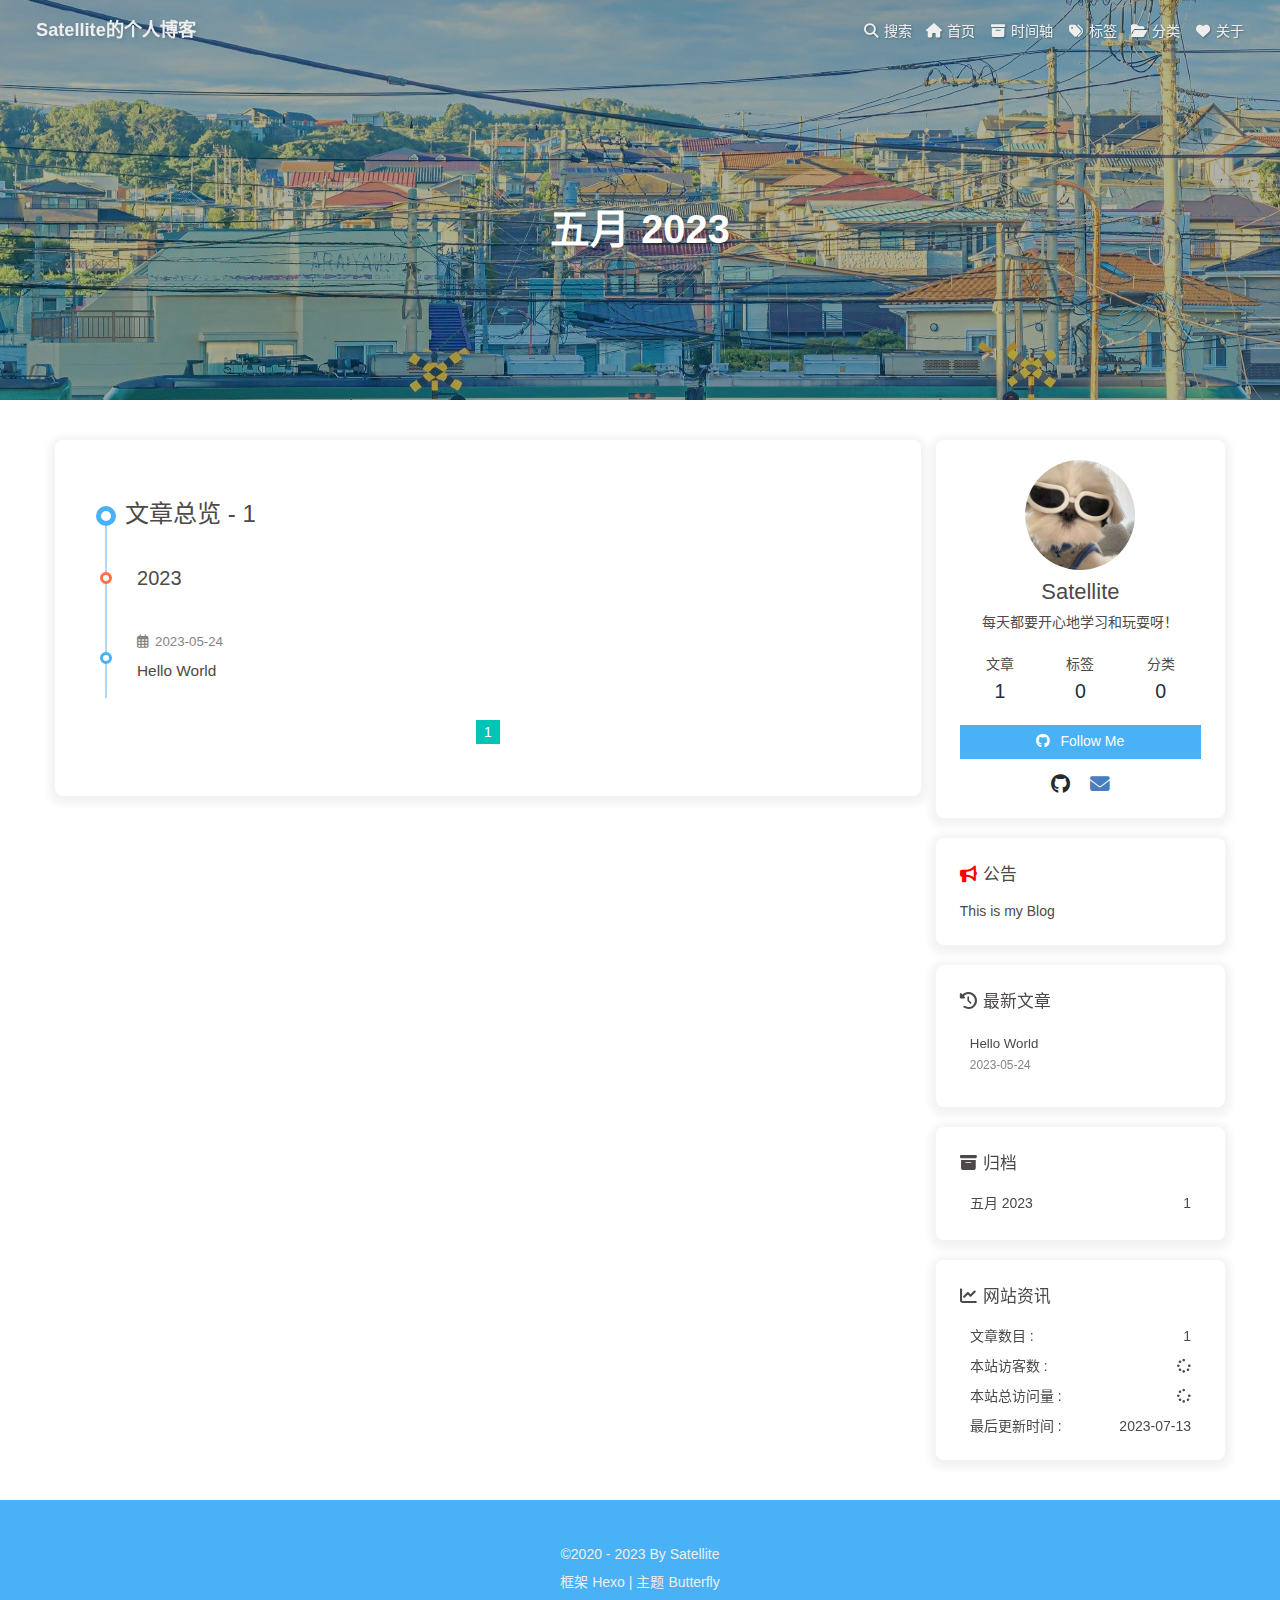
<file: archives/2023/05/index.html>
<!DOCTYPE html><html lang="zh-CN" data-theme="light"><head><meta charset="UTF-8"><meta http-equiv="X-UA-Compatible" content="IE=edge"><meta name="viewport" content="width=device-width, initial-scale=1.0,viewport-fit=cover"><title>五月 2023 | Satellite的个人博客</title><meta name="author" content="Satellite"><meta name="copyright" content="Satellite"><meta name="format-detection" content="telephone=no"><meta name="theme-color" content="#ffffff"><meta name="description" content="每天都要开心地学习和玩耍呀！">
<meta property="og:type" content="website">
<meta property="og:title" content="五月 2023">
<meta property="og:url" content="http://example.com/archives/2023/05/index.html">
<meta property="og:site_name" content="Satellite的个人博客">
<meta property="og:description" content="每天都要开心地学习和玩耍呀！">
<meta property="og:locale" content="zh_CN">
<meta property="og:image" content="http://example.com/img/avatar.png">
<meta property="article:author" content="Satellite">
<meta name="twitter:card" content="summary">
<meta name="twitter:image" content="http://example.com/img/avatar.png"><link rel="shortcut icon" href="/img/favicon.png"><link rel="canonical" href="http://example.com/archives/2023/05/index.html"><link rel="preconnect" href="//cdn.jsdelivr.net"/><link rel="preconnect" href="//busuanzi.ibruce.info"/><link rel="stylesheet" href="/css/index.css"><link rel="stylesheet" href="/pluginsSrc/@fortawesome/fontawesome-free/css/all.min.css" media="print" onload="this.media='all'"><link rel="stylesheet" href="/pluginsSrc/@fancyapps/ui/dist/fancybox/fancybox.css" media="print" onload="this.media='all'"><script>const GLOBAL_CONFIG = {
  root: '/',
  algolia: undefined,
  localSearch: {"path":"/search.xml","preload":false,"top_n_per_article":1,"unescape":false,"languages":{"hits_empty":"找不到您查询的内容：${query}","hits_stats":"共找到 ${hits} 篇文章"}},
  translate: undefined,
  noticeOutdate: undefined,
  highlight: {"plugin":"highlighjs","highlightCopy":true,"highlightLang":true,"highlightHeightLimit":false},
  copy: {
    success: '复制成功',
    error: '复制错误',
    noSupport: '浏览器不支持'
  },
  relativeDate: {
    homepage: false,
    post: false
  },
  runtime: '',
  dateSuffix: {
    just: '刚刚',
    min: '分钟前',
    hour: '小时前',
    day: '天前',
    month: '个月前'
  },
  copyright: undefined,
  lightbox: 'fancybox',
  Snackbar: undefined,
  source: {
    justifiedGallery: {
      js: '/pluginsSrc/flickr-justified-gallery/dist/fjGallery.min.js',
      css: '/pluginsSrc/flickr-justified-gallery/dist/fjGallery.css'
    }
  },
  isPhotoFigcaption: false,
  islazyload: false,
  isAnchor: false,
  percent: {
    toc: true,
    rightside: false,
  },
  autoDarkmode: false
}</script><script id="config-diff">var GLOBAL_CONFIG_SITE = {
  title: '五月 2023',
  isPost: false,
  isHome: false,
  isHighlightShrink: false,
  isToc: false,
  postUpdate: '2023-07-13 23:59:43'
}</script><noscript><style type="text/css">
  #nav {
    opacity: 1
  }
  .justified-gallery img {
    opacity: 1
  }

  #recent-posts time,
  #post-meta time {
    display: inline !important
  }
</style></noscript><script>(win=>{
    win.saveToLocal = {
      set: function setWithExpiry(key, value, ttl) {
        if (ttl === 0) return
        const now = new Date()
        const expiryDay = ttl * 86400000
        const item = {
          value: value,
          expiry: now.getTime() + expiryDay,
        }
        localStorage.setItem(key, JSON.stringify(item))
      },

      get: function getWithExpiry(key) {
        const itemStr = localStorage.getItem(key)

        if (!itemStr) {
          return undefined
        }
        const item = JSON.parse(itemStr)
        const now = new Date()

        if (now.getTime() > item.expiry) {
          localStorage.removeItem(key)
          return undefined
        }
        return item.value
      }
    }
  
    win.getScript = url => new Promise((resolve, reject) => {
      const script = document.createElement('script')
      script.src = url
      script.async = true
      script.onerror = reject
      script.onload = script.onreadystatechange = function() {
        const loadState = this.readyState
        if (loadState && loadState !== 'loaded' && loadState !== 'complete') return
        script.onload = script.onreadystatechange = null
        resolve()
      }
      document.head.appendChild(script)
    })
  
    win.getCSS = (url,id = false) => new Promise((resolve, reject) => {
      const link = document.createElement('link')
      link.rel = 'stylesheet'
      link.href = url
      if (id) link.id = id
      link.onerror = reject
      link.onload = link.onreadystatechange = function() {
        const loadState = this.readyState
        if (loadState && loadState !== 'loaded' && loadState !== 'complete') return
        link.onload = link.onreadystatechange = null
        resolve()
      }
      document.head.appendChild(link)
    })
  
      win.activateDarkMode = function () {
        document.documentElement.setAttribute('data-theme', 'dark')
        if (document.querySelector('meta[name="theme-color"]') !== null) {
          document.querySelector('meta[name="theme-color"]').setAttribute('content', '#0d0d0d')
        }
      }
      win.activateLightMode = function () {
        document.documentElement.setAttribute('data-theme', 'light')
        if (document.querySelector('meta[name="theme-color"]') !== null) {
          document.querySelector('meta[name="theme-color"]').setAttribute('content', '#ffffff')
        }
      }
      const t = saveToLocal.get('theme')
    
          if (t === 'dark') activateDarkMode()
          else if (t === 'light') activateLightMode()
        
      const asideStatus = saveToLocal.get('aside-status')
      if (asideStatus !== undefined) {
        if (asideStatus === 'hide') {
          document.documentElement.classList.add('hide-aside')
        } else {
          document.documentElement.classList.remove('hide-aside')
        }
      }
    
    const detectApple = () => {
      if(/iPad|iPhone|iPod|Macintosh/.test(navigator.userAgent)){
        document.documentElement.classList.add('apple')
      }
    }
    detectApple()
    })(window)</script><meta name="generator" content="Hexo 6.3.0"></head><body><div id="sidebar"><div id="menu-mask"></div><div id="sidebar-menus"><div class="avatar-img is-center"><img src="/img/avatar.png" onerror="onerror=null;src='/img/friend_404.gif'" alt="avatar"/></div><div class="sidebar-site-data site-data is-center"><a href="/archives/"><div class="headline">文章</div><div class="length-num">1</div></a><a href="/tags/"><div class="headline">标签</div><div class="length-num">0</div></a><a href="/categories/"><div class="headline">分类</div><div class="length-num">0</div></a></div><hr class="custom-hr"/><div class="menus_items"><div class="menus_item"><a class="site-page" href="/"><i class="fa-fw fas fa-home"></i><span> 首页</span></a></div><div class="menus_item"><a class="site-page" href="/archives/"><i class="fa-fw fas fa-archive"></i><span> 时间轴</span></a></div><div class="menus_item"><a class="site-page" href="/tags/"><i class="fa-fw fas fa-tags"></i><span> 标签</span></a></div><div class="menus_item"><a class="site-page" href="/categories/"><i class="fa-fw fas fa-folder-open"></i><span> 分类</span></a></div><div class="menus_item"><a class="site-page" href="/about/"><i class="fa-fw fas fa-heart"></i><span> 关于</span></a></div></div></div></div><div class="page" id="body-wrap"><header class="not-home-page" id="page-header" style="background-image: url('/img/top_img.jpg')"><nav id="nav"><span id="blog-info"><a href="/" title="Satellite的个人博客"><span class="site-name">Satellite的个人博客</span></a></span><div id="menus"><div id="search-button"><a class="site-page social-icon search" href="javascript:void(0);"><i class="fas fa-search fa-fw"></i><span> 搜索</span></a></div><div class="menus_items"><div class="menus_item"><a class="site-page" href="/"><i class="fa-fw fas fa-home"></i><span> 首页</span></a></div><div class="menus_item"><a class="site-page" href="/archives/"><i class="fa-fw fas fa-archive"></i><span> 时间轴</span></a></div><div class="menus_item"><a class="site-page" href="/tags/"><i class="fa-fw fas fa-tags"></i><span> 标签</span></a></div><div class="menus_item"><a class="site-page" href="/categories/"><i class="fa-fw fas fa-folder-open"></i><span> 分类</span></a></div><div class="menus_item"><a class="site-page" href="/about/"><i class="fa-fw fas fa-heart"></i><span> 关于</span></a></div></div><div id="toggle-menu"><a class="site-page" href="javascript:void(0);"><i class="fas fa-bars fa-fw"></i></a></div></div></nav><div id="page-site-info"><h1 id="site-title">五月 2023</h1></div></header><main class="layout" id="content-inner"><div id="archive"><div class="article-sort-title">文章总览 - 1</div><div class="article-sort"><div class="article-sort-item year">2023</div><div class="article-sort-item no-article-cover"><div class="article-sort-item-info"><div class="article-sort-item-time"><i class="far fa-calendar-alt"></i><time class="post-meta-date-created" datetime="2023-05-24T13:47:46.010Z" title="发表于 2023-05-24 21:47:46">2023-05-24</time></div><a class="article-sort-item-title" href="/2023/05/24/hello-world/" title="Hello World">Hello World</a></div></div></div><nav id="pagination"><div class="pagination"><span class="page-number current">1</span></div></nav></div><div class="aside-content" id="aside-content"><div class="card-widget card-info"><div class="is-center"><div class="avatar-img"><img src="/img/avatar.png" onerror="this.onerror=null;this.src='/img/friend_404.gif'" alt="avatar"/></div><div class="author-info__name">Satellite</div><div class="author-info__description">每天都要开心地学习和玩耍呀！</div></div><div class="card-info-data site-data is-center"><a href="/archives/"><div class="headline">文章</div><div class="length-num">1</div></a><a href="/tags/"><div class="headline">标签</div><div class="length-num">0</div></a><a href="/categories/"><div class="headline">分类</div><div class="length-num">0</div></a></div><a id="card-info-btn" target="_blank" rel="noopener" href="https://github.com/xxxxxx"><i class="fab fa-github"></i><span>Follow Me</span></a><div class="card-info-social-icons is-center"><a class="social-icon" href="https://github.com/XIAOKAF" target="_blank" title="Github"><i class="fab fa-github" style="color: #24292e;"></i></a><a class="social-icon" href="mailto:satellitelee021231@gmail.com" target="_blank" title="Email"><i class="fas fa-envelope" style="color: #4a7dbe;"></i></a></div></div><div class="card-widget card-announcement"><div class="item-headline"><i class="fas fa-bullhorn fa-shake"></i><span>公告</span></div><div class="announcement_content">This is my Blog</div></div><div class="sticky_layout"><div class="card-widget card-recent-post"><div class="item-headline"><i class="fas fa-history"></i><span>最新文章</span></div><div class="aside-list"><div class="aside-list-item no-cover"><div class="content"><a class="title" href="/2023/05/24/hello-world/" title="Hello World">Hello World</a><time datetime="2023-05-24T13:47:46.010Z" title="发表于 2023-05-24 21:47:46">2023-05-24</time></div></div></div></div><div class="card-widget card-archives"><div class="item-headline"><i class="fas fa-archive"></i><span>归档</span></div><ul class="card-archive-list"><li class="card-archive-list-item"><a class="card-archive-list-link" href="/archives/2023/05/"><span class="card-archive-list-date">五月 2023</span><span class="card-archive-list-count">1</span></a></li></ul></div><div class="card-widget card-webinfo"><div class="item-headline"><i class="fas fa-chart-line"></i><span>网站资讯</span></div><div class="webinfo"><div class="webinfo-item"><div class="item-name">文章数目 :</div><div class="item-count">1</div></div><div class="webinfo-item"><div class="item-name">本站访客数 :</div><div class="item-count" id="busuanzi_value_site_uv"><i class="fa-solid fa-spinner fa-spin"></i></div></div><div class="webinfo-item"><div class="item-name">本站总访问量 :</div><div class="item-count" id="busuanzi_value_site_pv"><i class="fa-solid fa-spinner fa-spin"></i></div></div><div class="webinfo-item"><div class="item-name">最后更新时间 :</div><div class="item-count" id="last-push-date" data-lastPushDate="2023-07-13T15:59:43.239Z"><i class="fa-solid fa-spinner fa-spin"></i></div></div></div></div></div></div></main><footer id="footer"><div id="footer-wrap"><div class="copyright">&copy;2020 - 2023 By Satellite</div><div class="framework-info"><span>框架 </span><a target="_blank" rel="noopener" href="https://hexo.io">Hexo</a><span class="footer-separator">|</span><span>主题 </span><a target="_blank" rel="noopener" href="https://github.com/jerryc127/hexo-theme-butterfly">Butterfly</a></div></div></footer></div><div id="rightside"><div id="rightside-config-hide"><button id="darkmode" type="button" title="浅色和深色模式转换"><i class="fas fa-adjust"></i></button><button id="hide-aside-btn" type="button" title="单栏和双栏切换"><i class="fas fa-arrows-alt-h"></i></button></div><div id="rightside-config-show"><button id="rightside_config" type="button" title="设置"><i class="fas fa-cog fa-spin"></i></button><button id="go-up" type="button" title="回到顶部"><span class="scroll-percent"></span><i class="fas fa-arrow-up"></i></button></div></div><div><script src="/js/utils.js"></script><script src="/js/main.js"></script><script src="/pluginsSrc/@fancyapps/ui/dist/fancybox/fancybox.umd.js"></script><div class="js-pjax"></div><script async data-pjax src="//busuanzi.ibruce.info/busuanzi/2.3/busuanzi.pure.mini.js"></script><div id="local-search"><div class="search-dialog"><nav class="search-nav"><span class="search-dialog-title">搜索</span><span id="loading-status"></span><button class="search-close-button"><i class="fas fa-times"></i></button></nav><div class="is-center" id="loading-database"><i class="fas fa-spinner fa-pulse"></i><span>  数据库加载中</span></div><div class="search-wrap"><div id="local-search-input"><div class="local-search-box"><input class="local-search-box--input" placeholder="搜索文章" type="text"/></div></div><hr/><div class="no-result" id="local-search-results"></div><div id="local-search-stats-wrap"></div></div></div><div id="search-mask"></div><script src="/js/search/local-search.js"></script></div></div></body></html>
</file>
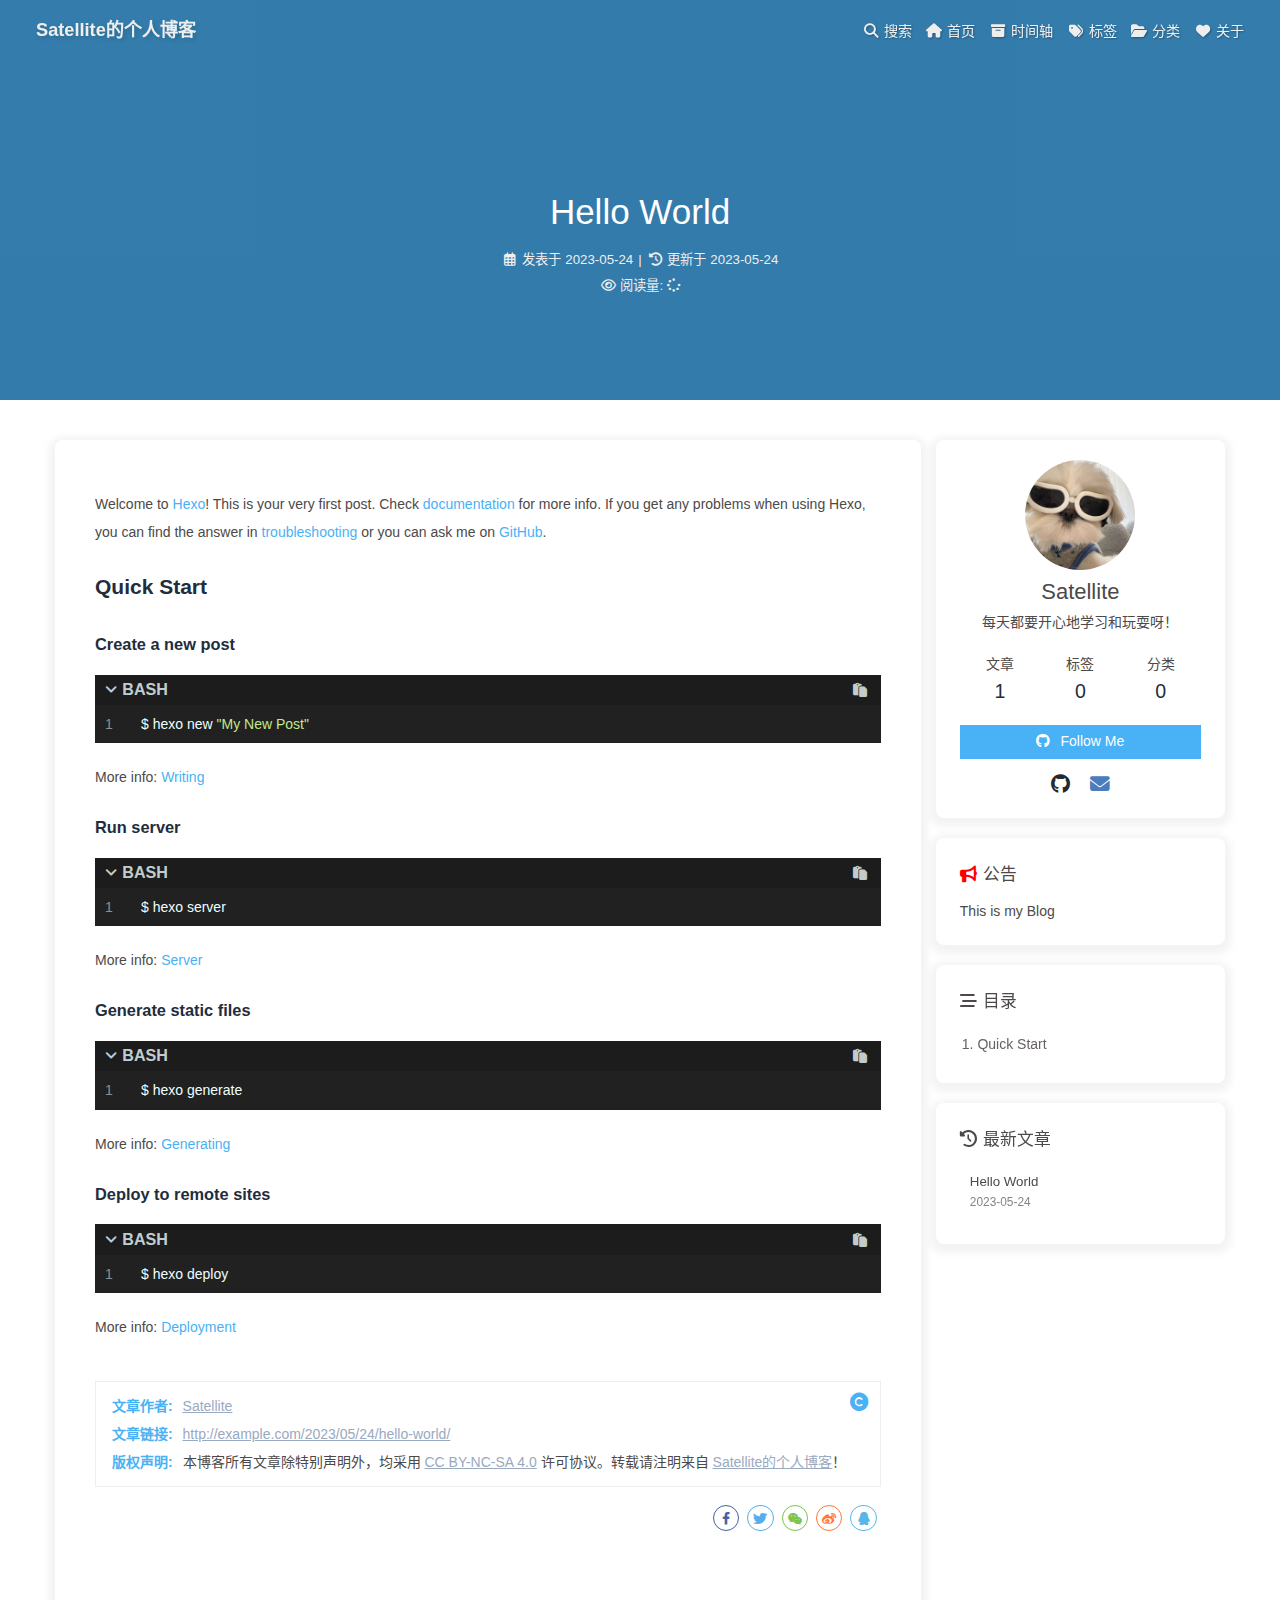
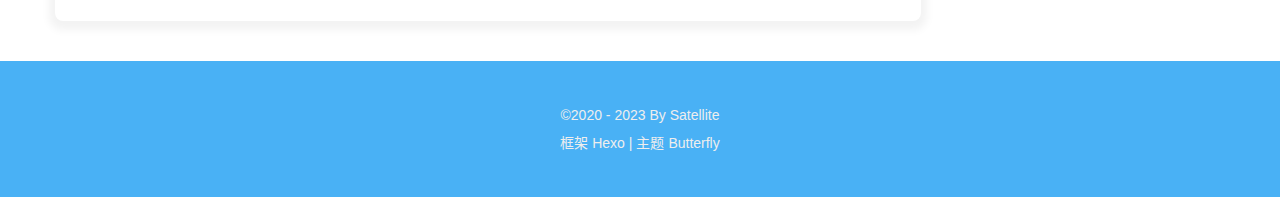
<file: 2023/05/24/hello-world/index.html>
<!DOCTYPE html><html lang="zh-CN" data-theme="light"><head><meta charset="UTF-8"><meta http-equiv="X-UA-Compatible" content="IE=edge"><meta name="viewport" content="width=device-width, initial-scale=1.0,viewport-fit=cover"><title>Hello World | Satellite的个人博客</title><meta name="author" content="Satellite"><meta name="copyright" content="Satellite"><meta name="format-detection" content="telephone=no"><meta name="theme-color" content="#ffffff"><meta name="description" content="Welcome to Hexo! This is your very first post. Check documentation for more info. If you get any problems when using Hexo, you can find the answer in troubleshooting or you can ask me on GitHub. Quick">
<meta property="og:type" content="article">
<meta property="og:title" content="Hello World">
<meta property="og:url" content="http://example.com/2023/05/24/hello-world/index.html">
<meta property="og:site_name" content="Satellite的个人博客">
<meta property="og:description" content="Welcome to Hexo! This is your very first post. Check documentation for more info. If you get any problems when using Hexo, you can find the answer in troubleshooting or you can ask me on GitHub. Quick">
<meta property="og:locale" content="zh_CN">
<meta property="og:image" content="http://example.com/img/avatar.png">
<meta property="article:published_time" content="2023-05-24T13:47:46.010Z">
<meta property="article:modified_time" content="2023-05-24T13:47:46.010Z">
<meta property="article:author" content="Satellite">
<meta name="twitter:card" content="summary">
<meta name="twitter:image" content="http://example.com/img/avatar.png"><link rel="shortcut icon" href="/img/favicon.png"><link rel="canonical" href="http://example.com/2023/05/24/hello-world/index.html"><link rel="preconnect" href="//cdn.jsdelivr.net"/><link rel="preconnect" href="//busuanzi.ibruce.info"/><link rel="stylesheet" href="/css/index.css"><link rel="stylesheet" href="/pluginsSrc/@fortawesome/fontawesome-free/css/all.min.css" media="print" onload="this.media='all'"><link rel="stylesheet" href="/pluginsSrc/@fancyapps/ui/dist/fancybox/fancybox.css" media="print" onload="this.media='all'"><script>const GLOBAL_CONFIG = {
  root: '/',
  algolia: undefined,
  localSearch: {"path":"/search.xml","preload":false,"top_n_per_article":1,"unescape":false,"languages":{"hits_empty":"找不到您查询的内容：${query}","hits_stats":"共找到 ${hits} 篇文章"}},
  translate: undefined,
  noticeOutdate: undefined,
  highlight: {"plugin":"highlighjs","highlightCopy":true,"highlightLang":true,"highlightHeightLimit":false},
  copy: {
    success: '复制成功',
    error: '复制错误',
    noSupport: '浏览器不支持'
  },
  relativeDate: {
    homepage: false,
    post: false
  },
  runtime: '',
  dateSuffix: {
    just: '刚刚',
    min: '分钟前',
    hour: '小时前',
    day: '天前',
    month: '个月前'
  },
  copyright: undefined,
  lightbox: 'fancybox',
  Snackbar: undefined,
  source: {
    justifiedGallery: {
      js: '/pluginsSrc/flickr-justified-gallery/dist/fjGallery.min.js',
      css: '/pluginsSrc/flickr-justified-gallery/dist/fjGallery.css'
    }
  },
  isPhotoFigcaption: false,
  islazyload: false,
  isAnchor: false,
  percent: {
    toc: true,
    rightside: false,
  },
  autoDarkmode: false
}</script><script id="config-diff">var GLOBAL_CONFIG_SITE = {
  title: 'Hello World',
  isPost: true,
  isHome: false,
  isHighlightShrink: false,
  isToc: true,
  postUpdate: '2023-05-24 21:47:46'
}</script><noscript><style type="text/css">
  #nav {
    opacity: 1
  }
  .justified-gallery img {
    opacity: 1
  }

  #recent-posts time,
  #post-meta time {
    display: inline !important
  }
</style></noscript><script>(win=>{
    win.saveToLocal = {
      set: function setWithExpiry(key, value, ttl) {
        if (ttl === 0) return
        const now = new Date()
        const expiryDay = ttl * 86400000
        const item = {
          value: value,
          expiry: now.getTime() + expiryDay,
        }
        localStorage.setItem(key, JSON.stringify(item))
      },

      get: function getWithExpiry(key) {
        const itemStr = localStorage.getItem(key)

        if (!itemStr) {
          return undefined
        }
        const item = JSON.parse(itemStr)
        const now = new Date()

        if (now.getTime() > item.expiry) {
          localStorage.removeItem(key)
          return undefined
        }
        return item.value
      }
    }
  
    win.getScript = url => new Promise((resolve, reject) => {
      const script = document.createElement('script')
      script.src = url
      script.async = true
      script.onerror = reject
      script.onload = script.onreadystatechange = function() {
        const loadState = this.readyState
        if (loadState && loadState !== 'loaded' && loadState !== 'complete') return
        script.onload = script.onreadystatechange = null
        resolve()
      }
      document.head.appendChild(script)
    })
  
    win.getCSS = (url,id = false) => new Promise((resolve, reject) => {
      const link = document.createElement('link')
      link.rel = 'stylesheet'
      link.href = url
      if (id) link.id = id
      link.onerror = reject
      link.onload = link.onreadystatechange = function() {
        const loadState = this.readyState
        if (loadState && loadState !== 'loaded' && loadState !== 'complete') return
        link.onload = link.onreadystatechange = null
        resolve()
      }
      document.head.appendChild(link)
    })
  
      win.activateDarkMode = function () {
        document.documentElement.setAttribute('data-theme', 'dark')
        if (document.querySelector('meta[name="theme-color"]') !== null) {
          document.querySelector('meta[name="theme-color"]').setAttribute('content', '#0d0d0d')
        }
      }
      win.activateLightMode = function () {
        document.documentElement.setAttribute('data-theme', 'light')
        if (document.querySelector('meta[name="theme-color"]') !== null) {
          document.querySelector('meta[name="theme-color"]').setAttribute('content', '#ffffff')
        }
      }
      const t = saveToLocal.get('theme')
    
          if (t === 'dark') activateDarkMode()
          else if (t === 'light') activateLightMode()
        
      const asideStatus = saveToLocal.get('aside-status')
      if (asideStatus !== undefined) {
        if (asideStatus === 'hide') {
          document.documentElement.classList.add('hide-aside')
        } else {
          document.documentElement.classList.remove('hide-aside')
        }
      }
    
    const detectApple = () => {
      if(/iPad|iPhone|iPod|Macintosh/.test(navigator.userAgent)){
        document.documentElement.classList.add('apple')
      }
    }
    detectApple()
    })(window)</script><meta name="generator" content="Hexo 6.3.0"></head><body><div id="sidebar"><div id="menu-mask"></div><div id="sidebar-menus"><div class="avatar-img is-center"><img src="/img/avatar.png" onerror="onerror=null;src='/img/friend_404.gif'" alt="avatar"/></div><div class="sidebar-site-data site-data is-center"><a href="/archives/"><div class="headline">文章</div><div class="length-num">1</div></a><a href="/tags/"><div class="headline">标签</div><div class="length-num">0</div></a><a href="/categories/"><div class="headline">分类</div><div class="length-num">0</div></a></div><hr class="custom-hr"/><div class="menus_items"><div class="menus_item"><a class="site-page" href="/"><i class="fa-fw fas fa-home"></i><span> 首页</span></a></div><div class="menus_item"><a class="site-page" href="/archives/"><i class="fa-fw fas fa-archive"></i><span> 时间轴</span></a></div><div class="menus_item"><a class="site-page" href="/tags/"><i class="fa-fw fas fa-tags"></i><span> 标签</span></a></div><div class="menus_item"><a class="site-page" href="/categories/"><i class="fa-fw fas fa-folder-open"></i><span> 分类</span></a></div><div class="menus_item"><a class="site-page" href="/about/"><i class="fa-fw fas fa-heart"></i><span> 关于</span></a></div></div></div></div><div class="post" id="body-wrap"><header class="post-bg" id="page-header"><nav id="nav"><span id="blog-info"><a href="/" title="Satellite的个人博客"><span class="site-name">Satellite的个人博客</span></a></span><div id="menus"><div id="search-button"><a class="site-page social-icon search" href="javascript:void(0);"><i class="fas fa-search fa-fw"></i><span> 搜索</span></a></div><div class="menus_items"><div class="menus_item"><a class="site-page" href="/"><i class="fa-fw fas fa-home"></i><span> 首页</span></a></div><div class="menus_item"><a class="site-page" href="/archives/"><i class="fa-fw fas fa-archive"></i><span> 时间轴</span></a></div><div class="menus_item"><a class="site-page" href="/tags/"><i class="fa-fw fas fa-tags"></i><span> 标签</span></a></div><div class="menus_item"><a class="site-page" href="/categories/"><i class="fa-fw fas fa-folder-open"></i><span> 分类</span></a></div><div class="menus_item"><a class="site-page" href="/about/"><i class="fa-fw fas fa-heart"></i><span> 关于</span></a></div></div><div id="toggle-menu"><a class="site-page" href="javascript:void(0);"><i class="fas fa-bars fa-fw"></i></a></div></div></nav><div id="post-info"><h1 class="post-title">Hello World</h1><div id="post-meta"><div class="meta-firstline"><span class="post-meta-date"><i class="far fa-calendar-alt fa-fw post-meta-icon"></i><span class="post-meta-label">发表于</span><time class="post-meta-date-created" datetime="2023-05-24T13:47:46.010Z" title="发表于 2023-05-24 21:47:46">2023-05-24</time><span class="post-meta-separator">|</span><i class="fas fa-history fa-fw post-meta-icon"></i><span class="post-meta-label">更新于</span><time class="post-meta-date-updated" datetime="2023-05-24T13:47:46.010Z" title="更新于 2023-05-24 21:47:46">2023-05-24</time></span></div><div class="meta-secondline"><span class="post-meta-separator">|</span><span class="post-meta-pv-cv" id="" data-flag-title="Hello World"><i class="far fa-eye fa-fw post-meta-icon"></i><span class="post-meta-label">阅读量:</span><span id="busuanzi_value_page_pv"><i class="fa-solid fa-spinner fa-spin"></i></span></span></div></div></div></header><main class="layout" id="content-inner"><div id="post"><article class="post-content" id="article-container"><p>Welcome to <a target="_blank" rel="noopener" href="https://hexo.io/">Hexo</a>! This is your very first post. Check <a target="_blank" rel="noopener" href="https://hexo.io/docs/">documentation</a> for more info. If you get any problems when using Hexo, you can find the answer in <a target="_blank" rel="noopener" href="https://hexo.io/docs/troubleshooting.html">troubleshooting</a> or you can ask me on <a target="_blank" rel="noopener" href="https://github.com/hexojs/hexo/issues">GitHub</a>.</p>
<h2 id="Quick-Start"><a href="#Quick-Start" class="headerlink" title="Quick Start"></a>Quick Start</h2><h3 id="Create-a-new-post"><a href="#Create-a-new-post" class="headerlink" title="Create a new post"></a>Create a new post</h3><figure class="highlight bash"><table><tr><td class="code"><pre><span class="line">$ hexo new <span class="string">&quot;My New Post&quot;</span></span><br></pre></td></tr></table></figure>

<p>More info: <a target="_blank" rel="noopener" href="https://hexo.io/docs/writing.html">Writing</a></p>
<h3 id="Run-server"><a href="#Run-server" class="headerlink" title="Run server"></a>Run server</h3><figure class="highlight bash"><table><tr><td class="code"><pre><span class="line">$ hexo server</span><br></pre></td></tr></table></figure>

<p>More info: <a target="_blank" rel="noopener" href="https://hexo.io/docs/server.html">Server</a></p>
<h3 id="Generate-static-files"><a href="#Generate-static-files" class="headerlink" title="Generate static files"></a>Generate static files</h3><figure class="highlight bash"><table><tr><td class="code"><pre><span class="line">$ hexo generate</span><br></pre></td></tr></table></figure>

<p>More info: <a target="_blank" rel="noopener" href="https://hexo.io/docs/generating.html">Generating</a></p>
<h3 id="Deploy-to-remote-sites"><a href="#Deploy-to-remote-sites" class="headerlink" title="Deploy to remote sites"></a>Deploy to remote sites</h3><figure class="highlight bash"><table><tr><td class="code"><pre><span class="line">$ hexo deploy</span><br></pre></td></tr></table></figure>

<p>More info: <a target="_blank" rel="noopener" href="https://hexo.io/docs/one-command-deployment.html">Deployment</a></p>
</article><div class="post-copyright"><div class="post-copyright__author"><span class="post-copyright-meta">文章作者: </span><span class="post-copyright-info"><a href="http://example.com">Satellite</a></span></div><div class="post-copyright__type"><span class="post-copyright-meta">文章链接: </span><span class="post-copyright-info"><a href="http://example.com/2023/05/24/hello-world/">http://example.com/2023/05/24/hello-world/</a></span></div><div class="post-copyright__notice"><span class="post-copyright-meta">版权声明: </span><span class="post-copyright-info">本博客所有文章除特别声明外，均采用 <a href="https://creativecommons.org/licenses/by-nc-sa/4.0/" target="_blank">CC BY-NC-SA 4.0</a> 许可协议。转载请注明来自 <a href="http://example.com" target="_blank">Satellite的个人博客</a>！</span></div></div><div class="tag_share"><div class="post-meta__tag-list"></div><div class="post_share"><div class="social-share" data-image="/img/avatar.png" data-sites="facebook,twitter,wechat,weibo,qq"></div><link rel="stylesheet" href="/pluginsSrc/butterfly-extsrc/sharejs/dist/css/share.min.css" media="print" onload="this.media='all'"><script src="/pluginsSrc/butterfly-extsrc/sharejs/dist/js/social-share.min.js" defer></script></div></div><nav class="pagination-post" id="pagination"></nav></div><div class="aside-content" id="aside-content"><div class="card-widget card-info"><div class="is-center"><div class="avatar-img"><img src="/img/avatar.png" onerror="this.onerror=null;this.src='/img/friend_404.gif'" alt="avatar"/></div><div class="author-info__name">Satellite</div><div class="author-info__description">每天都要开心地学习和玩耍呀！</div></div><div class="card-info-data site-data is-center"><a href="/archives/"><div class="headline">文章</div><div class="length-num">1</div></a><a href="/tags/"><div class="headline">标签</div><div class="length-num">0</div></a><a href="/categories/"><div class="headline">分类</div><div class="length-num">0</div></a></div><a id="card-info-btn" target="_blank" rel="noopener" href="https://github.com/xxxxxx"><i class="fab fa-github"></i><span>Follow Me</span></a><div class="card-info-social-icons is-center"><a class="social-icon" href="https://github.com/XIAOKAF" target="_blank" title="Github"><i class="fab fa-github" style="color: #24292e;"></i></a><a class="social-icon" href="mailto:satellitelee021231@gmail.com" target="_blank" title="Email"><i class="fas fa-envelope" style="color: #4a7dbe;"></i></a></div></div><div class="card-widget card-announcement"><div class="item-headline"><i class="fas fa-bullhorn fa-shake"></i><span>公告</span></div><div class="announcement_content">This is my Blog</div></div><div class="sticky_layout"><div class="card-widget" id="card-toc"><div class="item-headline"><i class="fas fa-stream"></i><span>目录</span><span class="toc-percentage"></span></div><div class="toc-content"><ol class="toc"><li class="toc-item toc-level-2"><a class="toc-link" href="#Quick-Start"><span class="toc-number">1.</span> <span class="toc-text">Quick Start</span></a><ol class="toc-child"><li class="toc-item toc-level-3"><a class="toc-link" href="#Create-a-new-post"><span class="toc-number">1.1.</span> <span class="toc-text">Create a new post</span></a></li><li class="toc-item toc-level-3"><a class="toc-link" href="#Run-server"><span class="toc-number">1.2.</span> <span class="toc-text">Run server</span></a></li><li class="toc-item toc-level-3"><a class="toc-link" href="#Generate-static-files"><span class="toc-number">1.3.</span> <span class="toc-text">Generate static files</span></a></li><li class="toc-item toc-level-3"><a class="toc-link" href="#Deploy-to-remote-sites"><span class="toc-number">1.4.</span> <span class="toc-text">Deploy to remote sites</span></a></li></ol></li></ol></div></div><div class="card-widget card-recent-post"><div class="item-headline"><i class="fas fa-history"></i><span>最新文章</span></div><div class="aside-list"><div class="aside-list-item no-cover"><div class="content"><a class="title" href="/2023/05/24/hello-world/" title="Hello World">Hello World</a><time datetime="2023-05-24T13:47:46.010Z" title="发表于 2023-05-24 21:47:46">2023-05-24</time></div></div></div></div></div></div></main><footer id="footer"><div id="footer-wrap"><div class="copyright">&copy;2020 - 2023 By Satellite</div><div class="framework-info"><span>框架 </span><a target="_blank" rel="noopener" href="https://hexo.io">Hexo</a><span class="footer-separator">|</span><span>主题 </span><a target="_blank" rel="noopener" href="https://github.com/jerryc127/hexo-theme-butterfly">Butterfly</a></div></div></footer></div><div id="rightside"><div id="rightside-config-hide"><button id="readmode" type="button" title="阅读模式"><i class="fas fa-book-open"></i></button><button id="darkmode" type="button" title="浅色和深色模式转换"><i class="fas fa-adjust"></i></button><button id="hide-aside-btn" type="button" title="单栏和双栏切换"><i class="fas fa-arrows-alt-h"></i></button></div><div id="rightside-config-show"><button id="rightside_config" type="button" title="设置"><i class="fas fa-cog fa-spin"></i></button><button class="close" id="mobile-toc-button" type="button" title="目录"><i class="fas fa-list-ul"></i></button><button id="go-up" type="button" title="回到顶部"><span class="scroll-percent"></span><i class="fas fa-arrow-up"></i></button></div></div><div><script src="/js/utils.js"></script><script src="/js/main.js"></script><script src="/pluginsSrc/@fancyapps/ui/dist/fancybox/fancybox.umd.js"></script><div class="js-pjax"></div><script async data-pjax src="//busuanzi.ibruce.info/busuanzi/2.3/busuanzi.pure.mini.js"></script><div id="local-search"><div class="search-dialog"><nav class="search-nav"><span class="search-dialog-title">搜索</span><span id="loading-status"></span><button class="search-close-button"><i class="fas fa-times"></i></button></nav><div class="is-center" id="loading-database"><i class="fas fa-spinner fa-pulse"></i><span>  数据库加载中</span></div><div class="search-wrap"><div id="local-search-input"><div class="local-search-box"><input class="local-search-box--input" placeholder="搜索文章" type="text"/></div></div><hr/><div class="no-result" id="local-search-results"></div><div id="local-search-stats-wrap"></div></div></div><div id="search-mask"></div><script src="/js/search/local-search.js"></script></div></div></body></html>
</file>
<file: pluginsSrc/butterfly-extsrc/sharejs/dist/css/share.min.css>
@font-face{font-family:"socialshare";src:url("../fonts/iconfont.eot");src:url("../fonts/iconfont.eot?#iefix") format("embedded-opentype"),url("../fonts/iconfont.woff") format("woff"),url("../fonts/iconfont.ttf") format("truetype"),url("../fonts/iconfont.svg#iconfont") format("svg")}.social-share{font-family:"socialshare" !important;font-size:16px;font-style:normal;-webkit-font-smoothing:antialiased;-webkit-text-stroke-width:0.2px;-moz-osx-font-smoothing:grayscale}.social-share *{font-family:"socialshare" !important}.social-share .icon-tencent:before{content:"\f07a"}.social-share .icon-qq:before{content:"\f11a"}.social-share .icon-weibo:before{content:"\f12a"}.social-share .icon-wechat:before{content:"\f09a"}.social-share .icon-douban:before{content:"\f10a"}.social-share .icon-heart:before{content:"\f20a"}.social-share .icon-like:before{content:"\f00a"}.social-share .icon-qzone:before{content:"\f08a"}.social-share .icon-linkedin:before{content:"\f01a"}.social-share .icon-diandian:before{content:"\f05a"}.social-share .icon-facebook:before{content:"\f03a"}.social-share .icon-google:before{content:"\f04a"}.social-share .icon-twitter:before{content:"\f06a"}.social-share a{position:relative;text-decoration:none;margin:4px;display:inline-block;outline:none}.social-share .social-share-icon{position:relative;display:inline-block;width:32px;height:32px;font-size:20px;border-radius:50%;line-height:32px;border:1px solid #666;color:#666;text-align:center;vertical-align:middle;transition:background 0.6s ease-out 0s}.social-share .social-share-icon:hover{background:#666;color:#fff}.social-share .icon-weibo{color:#ff763b;border-color:#ff763b}.social-share .icon-weibo:hover{background:#ff763b}.social-share .icon-tencent{color:#56b6e7;border-color:#56b6e7}.social-share .icon-tencent:hover{background:#56b6e7}.social-share .icon-qq{color:#56b6e7;border-color:#56b6e7}.social-share .icon-qq:hover{background:#56b6e7}.social-share .icon-qzone{color:#FDBE3D;border-color:#FDBE3D}.social-share .icon-qzone:hover{background:#FDBE3D}.social-share .icon-douban{color:#33b045;border-color:#33b045}.social-share .icon-douban:hover{background:#33b045}.social-share .icon-linkedin{color:#0077B5;border-color:#0077B5}.social-share .icon-linkedin:hover{background:#0077B5}.social-share .icon-facebook{color:#44619D;border-color:#44619D}.social-share .icon-facebook:hover{background:#44619D}.social-share .icon-google{color:#db4437;border-color:#db4437}.social-share .icon-google:hover{background:#db4437}.social-share .icon-twitter{color:#55acee;border-color:#55acee}.social-share .icon-twitter:hover{background:#55acee}.social-share .icon-diandian{color:#307DCA;border-color:#307DCA}.social-share .icon-diandian:hover{background:#307DCA}.social-share .icon-wechat{position:relative;color:#7bc549;border-color:#7bc549}.social-share .icon-wechat:hover{background:#7bc549}.social-share .icon-wechat .wechat-qrcode{display:none;border:1px solid #eee;position:absolute;z-index:9;top:-205px;left:-84px;width:200px;height:192px;color:#666;font-size:12px;text-align:center;background-color:#fff;box-shadow:0 2px 10px #aaa;transition:all 200ms;-webkit-tansition:all 350ms;-moz-transition:all 350ms}.social-share .icon-wechat .wechat-qrcode.bottom{top:40px;left:-84px}.social-share .icon-wechat .wechat-qrcode.bottom:after{display:none}.social-share .icon-wechat .wechat-qrcode h4{font-weight:normal;height:26px;line-height:26px;font-size:12px;background-color:#f3f3f3;margin:0;padding:0;color:#777}.social-share .icon-wechat .wechat-qrcode .qrcode{width:105px;margin:10px auto}.social-share .icon-wechat .wechat-qrcode .qrcode table{margin:0 !important}.social-share .icon-wechat .wechat-qrcode .help p{font-weight:normal;line-height:16px;padding:0;margin:0}.social-share .icon-wechat .wechat-qrcode:after{content:'';position:absolute;left:50%;margin-left:-6px;bottom:-13px;width:0;height:0;border-width:8px 6px 6px 6px;border-style:solid;border-color:#fff transparent transparent transparent}.social-share .icon-wechat:hover .wechat-qrcode{display:block}
</file>
